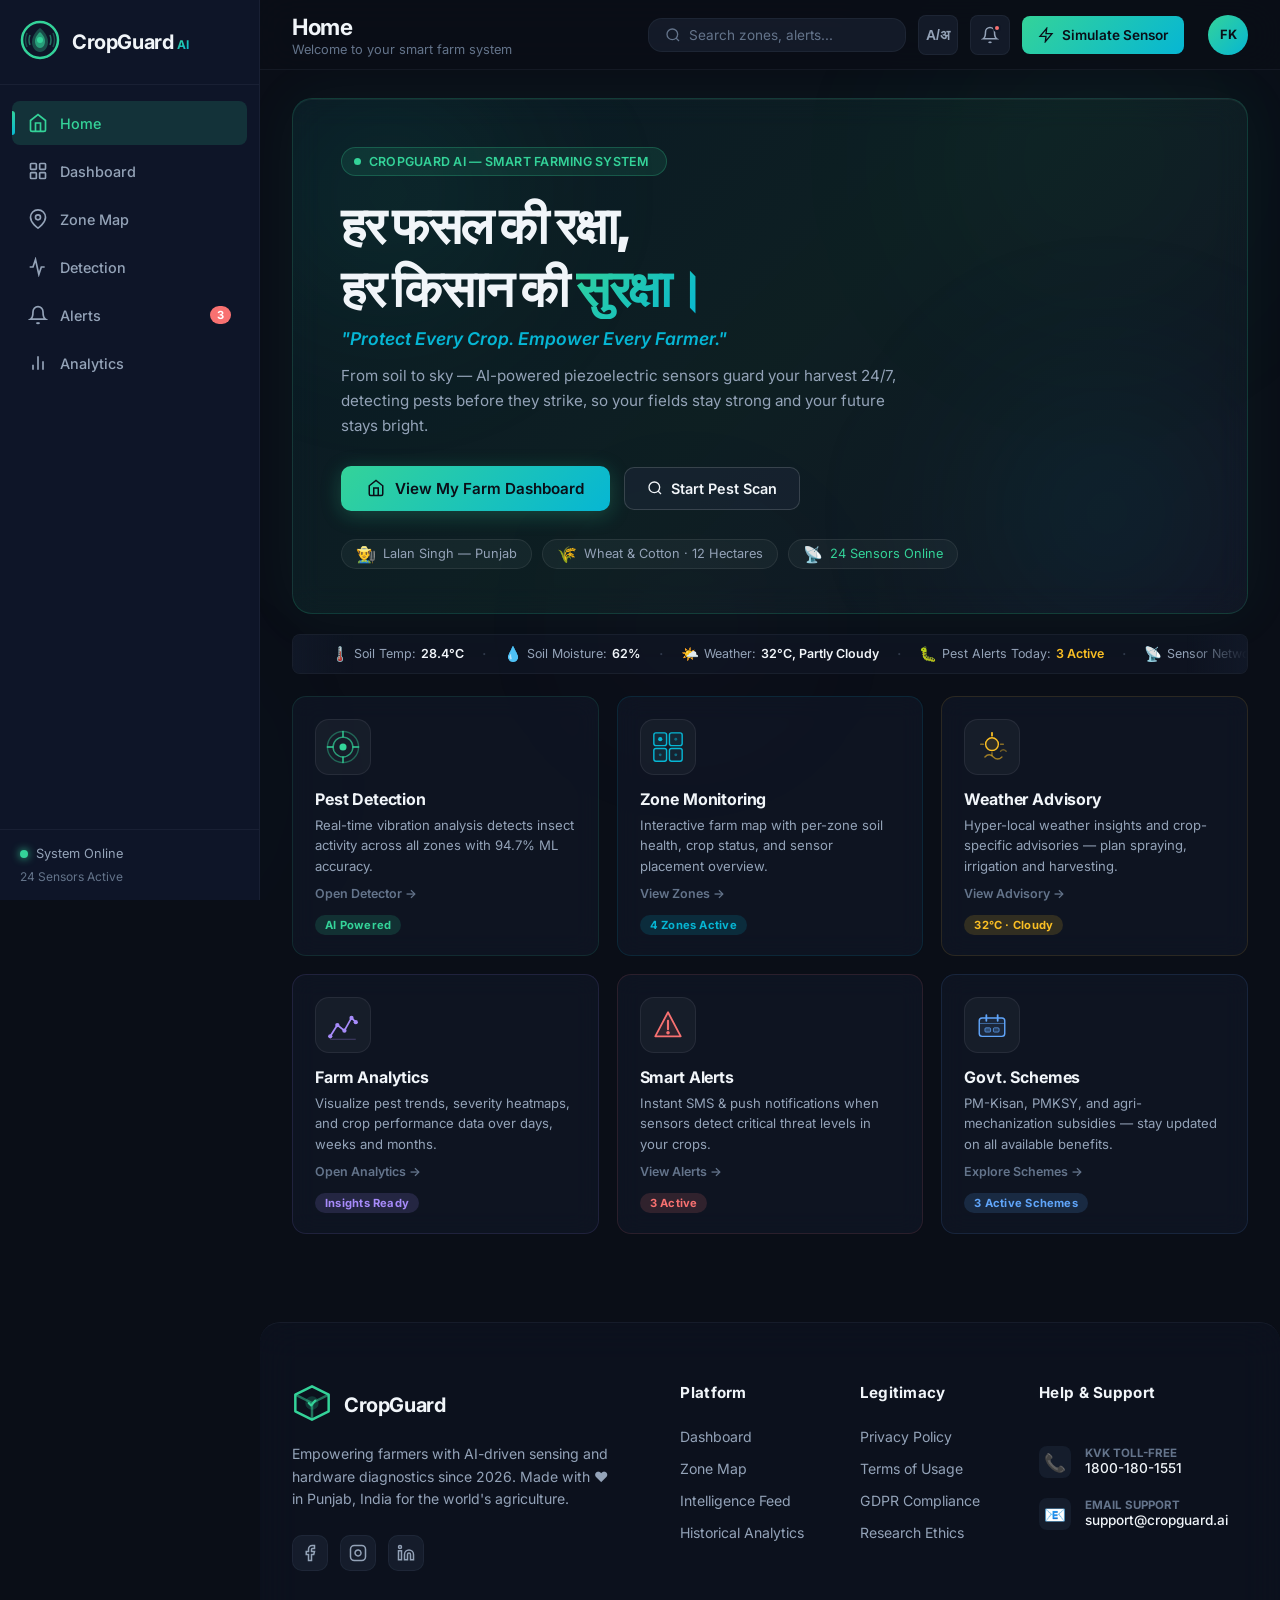
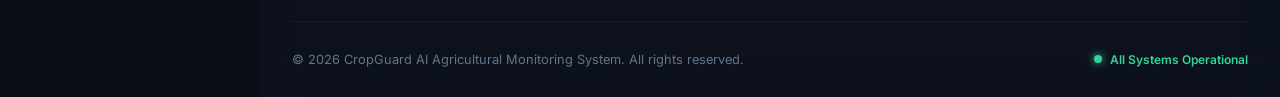
<file: index.html>
<!DOCTYPE html>
<html lang="en">

<head>
    <meta charset="UTF-8">
    <meta name="viewport" content="width=device-width, initial-scale=1.0">
    <title>CropGuard AI — Piezoelectric Insect Detection System</title>
    <meta name="description"
        content="Smart agricultural monitoring system using piezoelectric sensors and ML-based insect detection to protect crops and notify farmers in real-time.">
    <link rel="preconnect" href="https://fonts.googleapis.com">
    <link rel="preconnect" href="https://fonts.gstatic.com" crossorigin>
    <link
        href="https://fonts.googleapis.com/css2?family=Inter:wght@300;400;500;600;700;800;900&family=JetBrains+Mono:wght@400;500;600&display=swap"
        rel="stylesheet">
    <link rel="stylesheet" href="index.css">
</head>

<body>
    <!-- Ambient Background -->
    <div class="ambient-bg">
        <div class="ambient-orb orb-1"></div>
        <div class="ambient-orb orb-2"></div>
        <div class="ambient-orb orb-3"></div>
    </div>

    <!-- Sidebar Navigation -->
    <nav class="sidebar" id="sidebar">
        <div class="sidebar-header">
            <div class="logo">
                <div class="logo-icon">
                    <svg viewBox="0 0 40 40" fill="none">
                        <circle cx="20" cy="20" r="18" stroke="url(#logoGrad)" stroke-width="2.5" />
                        <path
                            d="M20 8 C20 8, 28 14, 28 22 C28 28, 24 32, 20 32 C16 32, 12 28, 12 22 C12 14, 20 8, 20 8Z"
                            fill="url(#logoGrad)" opacity="0.3" />
                        <path
                            d="M20 12 C20 12, 25 16, 25 21 C25 25, 23 28, 20 28 C17 28, 15 25, 15 21 C15 16, 20 12, 20 12Z"
                            fill="url(#logoGrad)" opacity="0.6" />
                        <circle cx="20" cy="20" r="3" fill="url(#logoGrad)" />
                        <!-- Vibration waves -->
                        <path d="M10 15 Q8 20 10 25" stroke="url(#logoGrad)" stroke-width="1.5" fill="none"
                            opacity="0.5" />
                        <path d="M7 13 Q4 20 7 27" stroke="url(#logoGrad)" stroke-width="1.5" fill="none"
                            opacity="0.3" />
                        <path d="M30 15 Q32 20 30 25" stroke="url(#logoGrad)" stroke-width="1.5" fill="none"
                            opacity="0.5" />
                        <path d="M33 13 Q36 20 33 27" stroke="url(#logoGrad)" stroke-width="1.5" fill="none"
                            opacity="0.3" />
                        <defs>
                            <linearGradient id="logoGrad" x1="0" y1="0" x2="40" y2="40">
                                <stop offset="0%" stop-color="#34d399" />
                                <stop offset="100%" stop-color="#06b6d4" />
                            </linearGradient>
                        </defs>
                    </svg>
                </div>
                <div class="logo-text">
                    <span class="logo-name">CropGuard</span>
                    <span class="logo-tag">AI</span>
                </div>
            </div>
        </div>

        <ul class="nav-links">
            <li class="nav-item active" data-page="home" id="nav-home">
                <svg viewBox="0 0 24 24" fill="none" stroke="currentColor" stroke-width="2">
                    <path d="M3 9l9-7 9 7v11a2 2 0 0 1-2 2H5a2 2 0 0 1-2-2z"></path>
                    <polyline points="9 22 9 12 15 12 15 22"></polyline>
                </svg>
                <span>Home</span>
            </li>
            <li class="nav-item" data-page="dashboard" id="nav-dashboard">
                <svg viewBox="0 0 24 24" fill="none" stroke="currentColor" stroke-width="2">
                    <rect x="3" y="3" width="7" height="7" rx="1" />
                    <rect x="14" y="3" width="7" height="7" rx="1" />
                    <rect x="3" y="14" width="7" height="7" rx="1" />
                    <rect x="14" y="14" width="7" height="7" rx="1" />
                </svg>
                <span>Dashboard</span>
            </li>
            <li class="nav-item" data-page="zones" id="nav-zones">
                <svg viewBox="0 0 24 24" fill="none" stroke="currentColor" stroke-width="2">
                    <path d="M21 10c0 7-9 13-9 13s-9-6-9-13a9 9 0 0118 0z" />
                    <circle cx="12" cy="10" r="3" />
                </svg>
                <span>Zone Map</span>
            </li>
            <li class="nav-item" data-page="detection" id="nav-detection">
                <svg viewBox="0 0 24 24" fill="none" stroke="currentColor" stroke-width="2">
                    <path d="M2 12h4l3-9 4 18 3-9h4" />
                </svg>
                <span>Detection</span>
            </li>
            <li class="nav-item" data-page="alerts" id="nav-alerts">
                <svg viewBox="0 0 24 24" fill="none" stroke="currentColor" stroke-width="2">
                    <path d="M18 8A6 6 0 006 8c0 7-3 9-3 9h18s-3-2-3-9" />
                    <path d="M13.73 21a2 2 0 01-3.46 0" />
                </svg>
                <span>Alerts</span>
                <span class="badge" id="alert-badge">3</span>
            </li>
            <li class="nav-item" data-page="analytics" id="nav-analytics">
                <svg viewBox="0 0 24 24" fill="none" stroke="currentColor" stroke-width="2">
                    <path d="M18 20V10M12 20V4M6 20v-6" />
                </svg>
                <span>Analytics</span>
            </li>
        </ul>

        <div class="sidebar-footer">
            <div class="system-status">
                <div class="status-dot online"></div>
                <span>System Online</span>
            </div>
            <div class="sensor-count">
                <span>24 Sensors Active</span>
            </div>
        </div>
    </nav>

    <!-- Main Content -->
    <main class="main-content" id="main-content">

        <!-- Top Bar -->
        <header class="top-bar">
            <div class="top-bar-left">
                <button class="menu-toggle" id="menu-toggle">
                    <svg viewBox="0 0 24 24" fill="none" stroke="currentColor" stroke-width="2">
                        <line x1="3" y1="6" x2="21" y2="6" />
                        <line x1="3" y1="12" x2="21" y2="12" />
                        <line x1="3" y1="18" x2="21" y2="18" />
                    </svg>
                </button>
                <div class="page-title">
                    <h1 id="page-heading">Home</h1>
                    <p class="page-subtitle" id="page-subtitle">Welcome to your smart farm system</p>
                </div>
            </div>
            <div class="top-bar-right">
                <div class="search-bar" id="search-bar">
                    <svg viewBox="0 0 24 24" fill="none" stroke="currentColor" stroke-width="2">
                        <circle cx="11" cy="11" r="8" />
                        <line x1="21" y1="21" x2="16.65" y2="16.65" />
                    </svg>
                    <input type="text" placeholder="Search zones, alerts..." id="search-input">
                </div>
                <button class="icon-btn language-btn" id="language-btn"
                    title="Translate to Hindi / हिंदी में अनुवाद करें">
                    <span style="font-weight:bold; font-size:14px; display:block; line-height:1;">A/अ</span>
                </button>
                <button class="icon-btn notification-btn" id="notification-btn">
                    <svg viewBox="0 0 24 24" fill="none" stroke="currentColor" stroke-width="2">
                        <path d="M18 8A6 6 0 006 8c0 7-3 9-3 9h18s-3-2-3-9" />
                        <path d="M13.73 21a2 2 0 01-3.46 0" />
                    </svg>
                    <span class="notification-dot"></span>
                </button>
                <button class="primary-btn simulate-btn" id="simulate-sensor-btn" style="padding: 8px 16px; font-size: 0.85rem; height: 38px; gap: 8px; margin-right: 12px;">
                    <svg viewBox="0 0 24 24" fill="none" stroke="currentColor" stroke-width="2" style="width:16px;height:16px;">
                        <path d="M13 2L3 14h9l-1 8 10-12h-9l1-8z"></path>
                    </svg>
                    Simulate Sensor
                </button>
                <div class="user-avatar" id="user-avatar">
                    <span>FK</span>
                </div>
            </div>
        </header>

        <!-- ==================== HOME PAGE ==================== -->
        <section class="page active" id="page-home">
            <div class="home-page-layout">

                <!-- ===== HERO SLOGAN BANNER ===== -->
                <div class="home-hero-slogan-card">
                    <!-- Floating farming SVG elements -->
                    <div class="farm-floating-elements" aria-hidden="true">
                        <!-- Wheat stalk 1 -->
                        <svg class="farm-svg-el wheat-1" viewBox="0 0 40 120" fill="none" xmlns="http://www.w3.org/2000/svg">
                            <line x1="20" y1="120" x2="20" y2="10" stroke="#34d399" stroke-width="2.5" stroke-linecap="round"/>
                            <ellipse cx="20" cy="10" rx="6" ry="14" fill="rgba(52,211,153,0.35)" stroke="#34d399" stroke-width="1.5"/>
                            <ellipse cx="14" cy="35" rx="5" ry="11" fill="rgba(52,211,153,0.25)" stroke="#34d399" stroke-width="1.2" transform="rotate(-30 14 35)"/>
                            <ellipse cx="26" cy="35" rx="5" ry="11" fill="rgba(52,211,153,0.25)" stroke="#34d399" stroke-width="1.2" transform="rotate(30 26 35)"/>
                            <ellipse cx="14" cy="58" rx="4" ry="9" fill="rgba(52,211,153,0.2)" stroke="#34d399" stroke-width="1.2" transform="rotate(-25 14 58)"/>
                            <ellipse cx="26" cy="58" rx="4" ry="9" fill="rgba(52,211,153,0.2)" stroke="#34d399" stroke-width="1.2" transform="rotate(25 26 58)"/>
                        </svg>
                        <!-- Wheat stalk 2 -->
                        <svg class="farm-svg-el wheat-2" viewBox="0 0 40 120" fill="none" xmlns="http://www.w3.org/2000/svg">
                            <line x1="20" y1="120" x2="20" y2="10" stroke="#06b6d4" stroke-width="2.5" stroke-linecap="round"/>
                            <ellipse cx="20" cy="10" rx="6" ry="14" fill="rgba(6,182,212,0.35)" stroke="#06b6d4" stroke-width="1.5"/>
                            <ellipse cx="14" cy="35" rx="5" ry="11" fill="rgba(6,182,212,0.25)" stroke="#06b6d4" stroke-width="1.2" transform="rotate(-30 14 35)"/>
                            <ellipse cx="26" cy="35" rx="5" ry="11" fill="rgba(6,182,212,0.25)" stroke="#06b6d4" stroke-width="1.2" transform="rotate(30 26 35)"/>
                        </svg>
                        <!-- Leaf 1 -->
                        <svg class="farm-svg-el leaf-1" viewBox="0 0 60 80" fill="none" xmlns="http://www.w3.org/2000/svg">
                            <path d="M30 75 C10 55 5 20 30 5 C55 20 50 55 30 75Z" fill="rgba(52,211,153,0.2)" stroke="#34d399" stroke-width="1.5"/>
                            <line x1="30" y1="75" x2="30" y2="10" stroke="#34d399" stroke-width="1" stroke-dasharray="3 3"/>
                        </svg>
                        <!-- Leaf 2 -->
                        <svg class="farm-svg-el leaf-2" viewBox="0 0 60 80" fill="none" xmlns="http://www.w3.org/2000/svg">
                            <path d="M30 75 C10 55 5 20 30 5 C55 20 50 55 30 75Z" fill="rgba(6,182,212,0.2)" stroke="#06b6d4" stroke-width="1.5"/>
                            <line x1="30" y1="75" x2="30" y2="10" stroke="#06b6d4" stroke-width="1" stroke-dasharray="3 3"/>
                        </svg>
                        <!-- Seed/drop -->
                        <svg class="farm-svg-el seed-1" viewBox="0 0 30 30" fill="none" xmlns="http://www.w3.org/2000/svg">
                            <ellipse cx="15" cy="15" rx="10" ry="13" fill="rgba(251,191,36,0.25)" stroke="#fbbf24" stroke-width="1.5"/>
                            <ellipse cx="15" cy="15" rx="5" ry="7" fill="rgba(251,191,36,0.2)" stroke="#fbbf24" stroke-width="1"/>
                        </svg>
                        <!-- Grid/sensor dots -->
                        <svg class="farm-svg-el sensor-grid" viewBox="0 0 100 100" fill="none" xmlns="http://www.w3.org/2000/svg">
                            <circle cx="10" cy="10" r="3" fill="rgba(52,211,153,0.5)"/>
                            <circle cx="50" cy="10" r="3" fill="rgba(52,211,153,0.4)"/>
                            <circle cx="90" cy="10" r="3" fill="rgba(52,211,153,0.3)"/>
                            <circle cx="10" cy="50" r="3" fill="rgba(52,211,153,0.4)"/>
                            <circle cx="50" cy="50" r="5" fill="rgba(52,211,153,0.6)"/>
                            <circle cx="90" cy="50" r="3" fill="rgba(52,211,153,0.4)"/>
                            <circle cx="10" cy="90" r="3" fill="rgba(52,211,153,0.3)"/>
                            <circle cx="50" cy="90" r="3" fill="rgba(52,211,153,0.4)"/>
                            <circle cx="90" cy="90" r="3" fill="rgba(52,211,153,0.5)"/>
                            <line x1="10" y1="10" x2="90" y2="10" stroke="rgba(52,211,153,0.15)" stroke-width="1"/>
                            <line x1="10" y1="50" x2="90" y2="50" stroke="rgba(52,211,153,0.15)" stroke-width="1"/>
                            <line x1="10" y1="90" x2="90" y2="90" stroke="rgba(52,211,153,0.15)" stroke-width="1"/>
                            <line x1="10" y1="10" x2="10" y2="90" stroke="rgba(52,211,153,0.15)" stroke-width="1"/>
                            <line x1="50" y1="10" x2="50" y2="90" stroke="rgba(52,211,153,0.15)" stroke-width="1"/>
                            <line x1="90" y1="10" x2="90" y2="90" stroke="rgba(52,211,153,0.15)" stroke-width="1"/>
                        </svg>
                    </div>

                    <!-- Glow orbs -->
                    <div class="hero-orb hero-orb-left"></div>
                    <div class="hero-orb hero-orb-right"></div>

                    <div class="hero-slogan-content">
                        <!-- Tag line -->
                        <div class="hero-tag-row">
                            <span class="hero-tag-chip">
                                <span class="live-dot" style="position:static; background:var(--accent-green); width:7px; height:7px;"></span>
                                CropGuard AI — Smart Farming System
                            </span>
                        </div>

                        <!-- Main Slogan -->
                        <h1 class="hero-slogan-main">
                            <span class="slogan-line-1">हर फसल की रक्षा,</span>
                            <span class="slogan-line-2">हर किसान की <span class="slogan-highlight">सुरक्षा।</span></span>
                        </h1>
                        <p class="hero-slogan-english">
                            "Protect Every Crop. Empower Every Farmer."
                        </p>
                        <p class="hero-slogan-sub">
                            From soil to sky — AI-powered piezoelectric sensors guard your harvest 24/7, detecting pests before they strike, so your fields stay strong and your future stays bright.
                        </p>

                        <!-- CTA Buttons -->
                        <div class="hero-cta-row">
                            <button class="primary-btn hero-cta-primary" onclick="document.getElementById('nav-dashboard').click()" id="hero-view-dashboard">
                                <svg viewBox="0 0 24 24" fill="none" stroke="currentColor" stroke-width="2"><path d="M3 9l9-7 9 7v11a2 2 0 0 1-2 2H5a2 2 0 0 1-2-2z"/><polyline points="9 22 9 12 15 12 15 22"/></svg>
                                View My Farm Dashboard
                            </button>
                            <button class="pill-btn hero-cta-secondary" onclick="document.getElementById('nav-detection').click()" id="hero-start-scan">
                                <svg viewBox="0 0 24 24" fill="none" stroke="currentColor" stroke-width="2" style="width:16px;height:16px;"><circle cx="11" cy="11" r="8"/><line x1="21" y1="21" x2="16.65" y2="16.65"/></svg>
                                Start Pest Scan
                            </button>
                        </div>

                        <!-- Farmer quick info pills -->
                        <div class="hero-info-pills">
                            <div class="hero-info-pill">
                                <span class="pill-emoji">👨‍🌾</span>
                                <span>Lalan Singh — Punjab</span>
                            </div>
                            <div class="hero-info-pill">
                                <span class="pill-emoji">🌾</span>
                                <span>Wheat &amp; Cotton · 12 Hectares</span>
                            </div>
                            <div class="hero-info-pill">
                                <span class="pill-emoji" style="color:var(--accent-green);">📡</span>
                                <span style="color:var(--accent-green);">24 Sensors Online</span>
                            </div>
                        </div>
                    </div>
                </div>

                <!-- ===== FARM STATS MARQUEE STRIP ===== -->
                <div class="farm-stats-strip" id="farm-stats-strip">
                    <div class="strip-track">
                        <span class="strip-item"><span class="strip-icon">🌡️</span> Soil Temp: <b>28.4°C</b></span>
                        <span class="strip-sep">·</span>
                        <span class="strip-item"><span class="strip-icon">💧</span> Soil Moisture: <b>62%</b></span>
                        <span class="strip-sep">·</span>
                        <span class="strip-item"><span class="strip-icon">🌤️</span> Weather: <b>32°C, Partly Cloudy</b></span>
                        <span class="strip-sep">·</span>
                        <span class="strip-item"><span class="strip-icon">🐛</span> Pest Alerts Today: <b style="color:var(--accent-amber);">3 Active</b></span>
                        <span class="strip-sep">·</span>
                        <span class="strip-item"><span class="strip-icon">📡</span> Sensor Network: <b style="color:var(--accent-green);">Fully Online</b></span>
                        <span class="strip-sep">·</span>
                        <span class="strip-item"><span class="strip-icon">🤖</span> AI Model Accuracy: <b>94.7%</b></span>
                        <span class="strip-sep">·</span>
                        <span class="strip-item"><span class="strip-icon">🌱</span> Farm Health Score: <b style="color:var(--accent-green);">87 / 100</b></span>
                        <span class="strip-sep">·</span>
                        <!-- repeated for seamless loop -->
                        <span class="strip-item"><span class="strip-icon">🌡️</span> Soil Temp: <b>28.4°C</b></span>
                        <span class="strip-sep">·</span>
                        <span class="strip-item"><span class="strip-icon">💧</span> Soil Moisture: <b>62%</b></span>
                        <span class="strip-sep">·</span>
                        <span class="strip-item"><span class="strip-icon">🌤️</span> Weather: <b>32°C, Partly Cloudy</b></span>
                        <span class="strip-sep">·</span>
                        <span class="strip-item"><span class="strip-icon">🐛</span> Pest Alerts Today: <b style="color:var(--accent-amber);">3 Active</b></span>
                        <span class="strip-sep">·</span>
                        <span class="strip-item"><span class="strip-icon">📡</span> Sensor Network: <b style="color:var(--accent-green);">Fully Online</b></span>
                        <span class="strip-sep">·</span>
                        <span class="strip-item"><span class="strip-icon">🤖</span> AI Model Accuracy: <b>94.7%</b></span>
                        <span class="strip-sep">·</span>
                        <span class="strip-item"><span class="strip-icon">🌱</span> Farm Health Score: <b style="color:var(--accent-green);">87 / 100</b></span>
                    </div>
                </div>

                <!-- ===== FEATURE CARDS GRID ===== -->
                <div class="home-feature-grid">

                    <div class="home-feature-card feature-card-green" id="home-feat-detection" onclick="document.getElementById('nav-detection').click()">
                        <div class="feat-card-icon">
                            <svg viewBox="0 0 48 48" fill="none" xmlns="http://www.w3.org/2000/svg">
                                <circle cx="24" cy="24" r="22" stroke="#34d399" stroke-width="2" opacity="0.4"/>
                                <circle cx="24" cy="24" r="14" stroke="#34d399" stroke-width="2" opacity="0.7"/>
                                <circle cx="24" cy="24" r="5" fill="#34d399"/>
                                <line x1="24" y1="2" x2="24" y2="10" stroke="#34d399" stroke-width="2" stroke-linecap="round"/>
                                <line x1="24" y1="38" x2="24" y2="46" stroke="#34d399" stroke-width="2" stroke-linecap="round"/>
                                <line x1="2" y1="24" x2="10" y2="24" stroke="#34d399" stroke-width="2" stroke-linecap="round"/>
                                <line x1="38" y1="24" x2="46" y2="24" stroke="#34d399" stroke-width="2" stroke-linecap="round"/>
                            </svg>
                        </div>
                        <div class="feat-card-body">
                            <h3>Pest Detection</h3>
                            <p>Real-time vibration analysis detects insect activity across all zones with 94.7% ML accuracy.</p>
                            <span class="feat-card-link">Open Detector →</span>
                        </div>
                        <div class="feat-card-badge" style="background:var(--accent-green-dim); color:var(--accent-green);">AI Powered</div>
                    </div>

                    <div class="home-feature-card feature-card-cyan" id="home-feat-zones" onclick="document.getElementById('nav-zones').click()">
                        <div class="feat-card-icon">
                            <svg viewBox="0 0 48 48" fill="none" xmlns="http://www.w3.org/2000/svg">
                                <rect x="4" y="4" width="18" height="18" rx="3" stroke="#06b6d4" stroke-width="2" fill="rgba(6,182,212,0.1)"/>
                                <rect x="26" y="4" width="18" height="18" rx="3" stroke="#06b6d4" stroke-width="2" fill="rgba(6,182,212,0.08)"/>
                                <rect x="4" y="26" width="18" height="18" rx="3" stroke="#06b6d4" stroke-width="2" fill="rgba(6,182,212,0.08)"/>
                                <rect x="26" y="26" width="18" height="18" rx="3" stroke="#06b6d4" stroke-width="2" fill="rgba(6,182,212,0.05)"/>
                                <circle cx="13" cy="13" r="3" fill="#06b6d4"/>
                                <circle cx="35" cy="13" r="2" fill="rgba(6,182,212,0.5)"/>
                                <circle cx="13" cy="35" r="2" fill="rgba(6,182,212,0.5)"/>
                                <circle cx="35" cy="35" r="2" fill="rgba(6,182,212,0.5)"/>
                            </svg>
                        </div>
                        <div class="feat-card-body">
                            <h3>Zone Monitoring</h3>
                            <p>Interactive farm map with per-zone soil health, crop status, and sensor placement overview.</p>
                            <span class="feat-card-link">View Zones →</span>
                        </div>
                        <div class="feat-card-badge" style="background:var(--accent-cyan-dim); color:var(--accent-cyan);">4 Zones Active</div>
                    </div>

                    <div class="home-feature-card feature-card-amber" id="home-feat-weather">
                        <div class="feat-card-icon">
                            <svg viewBox="0 0 48 48" fill="none" xmlns="http://www.w3.org/2000/svg">
                                <circle cx="24" cy="20" r="9" stroke="#fbbf24" stroke-width="2" fill="rgba(251,191,36,0.1)"/>
                                <line x1="24" y1="4" x2="24" y2="8" stroke="#fbbf24" stroke-width="2.5" stroke-linecap="round"/>
                                <line x1="24" y1="32" x2="24" y2="36" stroke="#fbbf24" stroke-width="2" stroke-linecap="round" opacity="0.5"/>
                                <line x1="8" y1="20" x2="12" y2="20" stroke="#fbbf24" stroke-width="2" stroke-linecap="round" opacity="0.5"/>
                                <line x1="36" y1="20" x2="40" y2="20" stroke="#fbbf24" stroke-width="2" stroke-linecap="round" opacity="0.5"/>
                                <path d="M14 38 Q20 32 26 38 Q32 44 38 38" stroke="#fbbf24" stroke-width="2" fill="none" stroke-linecap="round" opacity="0.6"/>
                                <path d="M36 30 Q40 26 44 30" stroke="#fbbf24" stroke-width="2" fill="none" stroke-linecap="round" opacity="0.4"/>
                            </svg>
                        </div>
                        <div class="feat-card-body">
                            <h3>Weather Advisory</h3>
                            <p>Hyper-local weather insights and crop-specific advisories — plan spraying, irrigation and harvesting.</p>
                            <span class="feat-card-link">View Advisory →</span>
                        </div>
                        <div class="feat-card-badge" style="background:var(--accent-amber-dim); color:var(--accent-amber);">32°C · Cloudy</div>
                    </div>

                    <div class="home-feature-card feature-card-purple" id="home-feat-analytics" onclick="document.getElementById('nav-analytics').click()">
                        <div class="feat-card-icon">
                            <svg viewBox="0 0 48 48" fill="none" xmlns="http://www.w3.org/2000/svg">
                                <polyline points="6,40 16,24 26,32 36,14 42,20" stroke="#a78bfa" stroke-width="2.5" fill="none" stroke-linecap="round" stroke-linejoin="round"/>
                                <circle cx="6" cy="40" r="3" fill="#a78bfa"/>
                                <circle cx="16" cy="24" r="3" fill="#a78bfa"/>
                                <circle cx="26" cy="32" r="3" fill="#a78bfa"/>
                                <circle cx="36" cy="14" r="3" fill="#a78bfa"/>
                                <circle cx="42" cy="20" r="3" fill="#a78bfa"/>
                                <line x1="6" y1="44" x2="42" y2="44" stroke="rgba(167,139,250,0.3)" stroke-width="1.5"/>
                            </svg>
                        </div>
                        <div class="feat-card-body">
                            <h3>Farm Analytics</h3>
                            <p>Visualize pest trends, severity heatmaps, and crop performance data over days, weeks and months.</p>
                            <span class="feat-card-link">Open Analytics →</span>
                        </div>
                        <div class="feat-card-badge" style="background:var(--accent-purple-dim); color:var(--accent-purple);">Insights Ready</div>
                    </div>

                    <div class="home-feature-card feature-card-red" id="home-feat-alerts" onclick="document.getElementById('nav-alerts').click()">
                        <div class="feat-card-icon">
                            <svg viewBox="0 0 48 48" fill="none" xmlns="http://www.w3.org/2000/svg">
                                <path d="M24 6 L6 40 L42 40 Z" stroke="#f87171" stroke-width="2.5" fill="rgba(248,113,113,0.1)" stroke-linejoin="round"/>
                                <line x1="24" y1="18" x2="24" y2="30" stroke="#f87171" stroke-width="3" stroke-linecap="round"/>
                                <circle cx="24" cy="35" r="2.5" fill="#f87171"/>
                            </svg>
                        </div>
                        <div class="feat-card-body">
                            <h3>Smart Alerts</h3>
                            <p>Instant SMS &amp; push notifications when sensors detect critical threat levels in your crops.</p>
                            <span class="feat-card-link">View Alerts →</span>
                        </div>
                        <div class="feat-card-badge" style="background:var(--accent-red-dim); color:var(--accent-red);">3 Active</div>
                    </div>

                    <div class="home-feature-card feature-card-blue" id="home-feat-schemes">
                        <div class="feat-card-icon">
                            <svg viewBox="0 0 48 48" fill="none" xmlns="http://www.w3.org/2000/svg">
                                <rect x="6" y="14" width="36" height="26" rx="4" stroke="#60a5fa" stroke-width="2" fill="rgba(96,165,250,0.08)"/>
                                <path d="M6 22 L42 22" stroke="#60a5fa" stroke-width="1.5" opacity="0.5"/>
                                <line x1="16" y1="10" x2="16" y2="18" stroke="#60a5fa" stroke-width="2.5" stroke-linecap="round"/>
                                <line x1="32" y1="10" x2="32" y2="18" stroke="#60a5fa" stroke-width="2.5" stroke-linecap="round"/>
                                <rect x="14" y="28" width="8" height="6" rx="1.5" fill="rgba(96,165,250,0.3)" stroke="#60a5fa" stroke-width="1"/>
                                <rect x="26" y="28" width="8" height="6" rx="1.5" fill="rgba(96,165,250,0.2)" stroke="#60a5fa" stroke-width="1"/>
                            </svg>
                        </div>
                        <div class="feat-card-body">
                            <h3>Govt. Schemes</h3>
                            <p>PM-Kisan, PMKSY, and agri-mechanization subsidies — stay updated on all available benefits.</p>
                            <span class="feat-card-link">Explore Schemes →</span>
                        </div>
                        <div class="feat-card-badge" style="background:var(--accent-blue-dim); color:var(--accent-blue);">3 Active Schemes</div>
                    </div>

                </div>
                <!-- end feature grid -->

            </div>
        </section>

        <!-- ==================== DASHBOARD PAGE ==================== -->
        <section class="page" id="page-dashboard">
            <!-- Stats Cards -->
            <div class="stats-grid">
                <div class="stat-card" id="stat-sensors">
                    <div class="stat-icon sensors">
                        <svg viewBox="0 0 24 24" fill="none" stroke="currentColor" stroke-width="2">
                            <circle cx="12" cy="12" r="3" />
                            <path
                                d="M19.4 15a1.65 1.65 0 00.33 1.82l.06.06a2 2 0 010 2.83 2 2 0 01-2.83 0l-.06-.06a1.65 1.65 0 00-1.82-.33 1.65 1.65 0 00-1 1.51V21a2 2 0 01-4 0v-.09A1.65 1.65 0 009 19.4a1.65 1.65 0 00-1.82.33l-.06.06a2 2 0 01-2.83-2.83l.06-.06A1.65 1.65 0 004.68 15a1.65 1.65 0 00-1.51-1H3a2 2 0 010-4h.09A1.65 1.65 0 004.6 9a1.65 1.65 0 00-.33-1.82l-.06-.06a2 2 0 012.83-2.83l.06.06A1.65 1.65 0 009 4.68a1.65 1.65 0 001-1.51V3a2 2 0 014 0v.09a1.65 1.65 0 001 1.51 1.65 1.65 0 001.82-.33l.06-.06a2 2 0 012.83 2.83l-.06.06A1.65 1.65 0 0019.4 9a1.65 1.65 0 001.51 1H21a2 2 0 010 4h-.09a1.65 1.65 0 00-1.51 1z" />
                        </svg>
                    </div>
                    <div class="stat-info">
                        <span class="stat-label">Active Sensors</span>
                        <span class="stat-value" id="active-sensors">24</span>
                        <span class="stat-change positive">
                            <svg viewBox="0 0 24 24" fill="none" stroke="currentColor" stroke-width="2">
                                <polyline points="23 6 13.5 15.5 8.5 10.5 1 18" />
                            </svg>
                            +2 this week
                        </span>
                    </div>
                </div>

                <div class="stat-card" id="stat-detections">
                    <div class="stat-icon detections">
                        <svg viewBox="0 0 24 24" fill="none" stroke="currentColor" stroke-width="2">
                            <path d="M22 12h-4l-3 9L9 3l-3 9H2" />
                        </svg>
                    </div>
                    <div class="stat-info">
                        <span class="stat-label">Detections Today</span>
                        <span class="stat-value" id="detections-today">17</span>
                        <span class="stat-change negative">
                            <svg viewBox="0 0 24 24" fill="none" stroke="currentColor" stroke-width="2">
                                <polyline points="23 18 13.5 8.5 8.5 13.5 1 6" />
                            </svg>
                            +5 vs yesterday
                        </span>
                    </div>
                </div>

                <div class="stat-card" id="stat-threats">
                    <div class="stat-icon threats">
                        <svg viewBox="0 0 24 24" fill="none" stroke="currentColor" stroke-width="2">
                            <path
                                d="M10.29 3.86L1.82 18a2 2 0 001.71 3h16.94a2 2 0 001.71-3L13.71 3.86a2 2 0 00-3.42 0z" />
                            <line x1="12" y1="9" x2="12" y2="13" />
                            <line x1="12" y1="17" x2="12.01" y2="17" />
                        </svg>
                    </div>
                    <div class="stat-info">
                        <span class="stat-label">Active Threats</span>
                        <span class="stat-value" id="active-threats">3</span>
                        <span class="stat-change warning">
                            <svg viewBox="0 0 24 24" fill="none" stroke="currentColor" stroke-width="2">
                                <line x1="5" y1="12" x2="19" y2="12" />
                            </svg>
                            Requires attention
                        </span>
                    </div>
                </div>

                <div class="stat-card" id="stat-health">
                    <div class="stat-icon health">
                        <svg viewBox="0 0 24 24" fill="none" stroke="currentColor" stroke-width="2">
                            <path d="M12 22s8-4 8-10V5l-8-3-8 3v7c0 6 8 10 8 10z" />
                        </svg>
                    </div>
                    <div class="stat-info">
                        <span class="stat-label">Farm Health</span>
                        <span class="stat-value" id="farm-health">87%</span>
                        <span class="stat-change positive">
                            <svg viewBox="0 0 24 24" fill="none" stroke="currentColor" stroke-width="2">
                                <polyline points="23 6 13.5 15.5 8.5 10.5 1 18" />
                            </svg>
                            +3% this week
                        </span>
                    </div>
                </div>
            </div>

            <!-- Dashboard Main Grid -->
            <div class="dashboard-grid">
                
                <!-- Live Vibration Radar (MAIN) -->
                <div class="card vibration-card" id="vibration-card">
                    <div class="card-header" style="padding-bottom: 5px;">
                        <div style="display:flex; flex-direction:column;">
                            <h2 style="color:var(--accent-green); display:flex; align-items:center; gap:8px;">
                                <svg viewBox="0 0 24 24" fill="none" stroke="currentColor" stroke-width="2" style="width:18px; height:18px;"><path d="M22 12h-4l-3 9L9 3l-3 9H2"/></svg>
                                Vibration Intelligence Radar
                            </h2>
                            <p style="font-size:0.75rem; color:var(--text-muted); margin-top:3px;">Real-time piezoelectric sensor telemetry across all zones</p>
                        </div>
                        <div class="card-actions">
                            <select id="vibration-zone-select" class="mini-select">
                                <option value="all">Global Scan</option>
                            </select>
                            <span class="live-indicator">
                                <span class="live-dot"></span> BROADCASTING
                            </span>
                        </div>
                    </div>
                    <div class="card-body" style="padding-top: 10px;">
                        <div style="position:relative; width:100%; border: 1px solid rgba(52, 211, 153, 0.1); border-radius: 12px; overflow:hidden; background:#000;">
                            <canvas id="vibration-canvas" width="800" height="300"></canvas>
                            <!-- Visual Overlay for a "Radar" look -->
                            <div style="position:absolute; inset:0; pointer-events:none; background: repeating-linear-gradient(rgba(52,211,153,0.03) 0, rgba(52,211,153,0.03) 1px, transparent 1px, transparent 40px), repeating-linear-gradient(90deg, rgba(52,211,153,0.03) 0, rgba(52,211,153,0.03) 1px, transparent 1px, transparent 40px); background-size: 40px 40px;"></div>
                        </div>
                    </div>
                </div>

                <!-- GSM Broadcast Command Hub (SIDEBAR) -->
                <div class="card gsm-status-card" id="gsm-hardware-card" style="border-right: 2px solid var(--accent-cyan);">
                    <div class="card-header" style="flex-direction:column; align-items:flex-start; gap:8px;">
                        <div style="display:flex; align-items:center; gap:8px; width:100%;">
                            <div style="background: var(--accent-cyan); color: #000; padding: 6px; border-radius: 8px; display:flex;">
                                <svg viewBox="0 0 24 24" fill="none" stroke="currentColor" stroke-width="2.5" style="width:16px; height:16px;"><path d="M22 16.92v3a2 2 0 0 1-2.18 2 19.79 19.79 0 0 1-8.63-3.07 19.5 19.5 0 0 1-6-6 19.79 19.79 0 0 1-3.07-8.67A2 2 0 0 1 4.11 2h3a2 2 0 0 1 2 1.72 12.84 12.84 0 0 0 .7 2.81 2 2 0 0 1-.45 2.11L8.09 9.91a16 16 0 0 0 6 6l2.11-2.11a2 2 0 0 1 2.11-.45 12.84 12.84 0 0 0 2.81.7A2 2 0 0 1 22 16.92z" /></svg>
                            </div>
                            <h2 style="font-size: 0.9rem; font-weight:700; flex:1;">GSM Broadcast Hub</h2>
                            <span class="status-badge healthy" id="gsm-conn-status" style="font-size: 0.65rem; padding: 2px 8px;">Polling...</span>
                        </div>
                        
                        <!-- Hardware Telemetry Sub-section -->
                        <div style="width:100%; margin-top:5px; padding:10px; background:rgba(6,182,212,0.06); border:1px solid rgba(6,182,212,0.1); border-radius:10px; display:grid; grid-template-columns: 1fr 1fr; gap:8px;">
                            <div>
                                <div style="font-size:0.6rem; color:var(--text-muted); text-transform:uppercase; font-weight:800;">Hardware</div>
                                <div id="gsm-type" style="font-size:0.7rem; color:var(--accent-cyan); font-weight:700;">--</div>
                            </div>
                            <div>
                                <div style="font-size:0.6rem; color:var(--text-muted); text-transform:uppercase; font-weight:800;">Signal</div>
                                <div id="gsm-signal" style="font-size:0.7rem; color:var(--accent-cyan); font-weight:700;">--</div>
                            </div>
                            <div style="grid-column: span 2;">
                                <div style="font-size:0.6rem; color:var(--text-muted); text-transform:uppercase; font-weight:800;">Network Carrier</div>
                                <div id="gsm-carrier" style="font-size:0.7rem; color:var(--text-primary); font-weight:500;">--</div>
                            </div>
                        </div>
                    </div>
                    <div class="card-body" id="gsm-sms-list" style="padding: 0; overflow-y: auto; flex:1; max-height: 700px;">
                        <div style="text-align: center; padding: 40px 20px; color: var(--text-muted); font-size: 0.75rem;">
                            <div class="pulse" style="font-size:1.2rem; margin-bottom:10px;">🛡️</div>
                            Listening for emergency broadcasts...
                        </div>
                    </div>
                </div>

                <!-- Recent Detections (BELOW RADAR) -->
                <div class="card detections-card" id="detections-card">
                    <div class="card-header">
                        <div style="display:flex; flex-direction:column;">
                            <h2 style="display:flex; align-items:center; gap:8px;">
                                <svg viewBox="0 0 24 24" fill="none" stroke="currentColor" stroke-width="2" style="width:18px; height:18px;"><circle cx="12" cy="12" r="10"/><path d="M12 16v-4"/><path d="M12 8h.01"/></svg>
                                Intelligence Feed
                            </h2>
                            <p style="font-size:0.75rem; color:var(--text-muted);">Historical species classification log</p>
                        </div>
                        <button class="text-btn" id="view-all-detections">Analyze History →</button>
                    </div>
                    <div class="card-body" style="padding: 0;">
                        <div class="detection-list" id="detection-list">
                            <!-- Populated by JS -->
                        </div>
                    </div>
                </div>


                <!-- Zone Health Overview -->
                <div class="card zone-health-card" id="zone-health-card">
                    <div class="card-header">
                        <h2>Zone Health Overview</h2>
                    </div>
                    <div class="card-body">
                        <div class="zone-health-grid" id="zone-health-grid">
                            <!-- Populated by JS -->
                        </div>
                    </div>
                </div>

                <!-- ML Model Performance -->
                <div class="card model-card" id="model-card">
                    <div class="card-header">
                        <h2>ML Model Status</h2>
                        <span class="model-version">v2.4.1</span>
                    </div>
                    <div class="card-body">
                        <div class="model-metrics">
                            <div class="metric-ring">
                                <canvas id="accuracy-ring" width="120" height="120"></canvas>
                                <div class="metric-ring-label">
                                    <span class="metric-value">94.7%</span>
                                    <span class="metric-name">Accuracy</span>
                                </div>
                            </div>
                            <div class="metric-stats">
                                <div class="metric-stat">
                                    <span class="metric-stat-label">Precision</span>
                                    <div class="metric-bar">
                                        <div class="metric-bar-fill" style="width:92%"></div>
                                    </div>
                                    <span class="metric-stat-value">92.3%</span>
                                </div>
                                <div class="metric-stat">
                                    <span class="metric-stat-label">Recall</span>
                                    <div class="metric-bar">
                                        <div class="metric-bar-fill" style="width:96%"></div>
                                    </div>
                                    <span class="metric-stat-value">96.1%</span>
                                </div>
                                <div class="metric-stat">
                                    <span class="metric-stat-label">F1 Score</span>
                                    <div class="metric-bar">
                                        <div class="metric-bar-fill" style="width:94%"></div>
                                    </div>
                                    <span class="metric-stat-value">94.2%</span>
                                </div>
                                <div class="metric-stat">
                                    <span class="metric-stat-label">Latency</span>
                                    <div class="metric-bar latency">
                                        <div class="metric-bar-fill" style="width:15%"></div>
                                    </div>
                                    <span class="metric-stat-value">12ms</span>
                                </div>
                            </div>
                        </div>
                    </div>
                </div>

                <!-- Agri Updates & Schemes -->
                <div class="card agri-updates-card" id="agri-updates-card">
                    <div class="card-header">
                        <h2>Farmer Advisory & Updates</h2>
                    </div>
                    <div class="card-body">
                        <div class="agri-updates-container">
                            <!-- Weather Widget -->
                            <div class="weather-widget"
                                style="display:flex; flex-direction:column; align-items:flex-start; justify-content:center;">
                                <div style="display:flex; align-items:center; gap:16px;">
                                    <div class="weather-icon">🌤️</div>
                                    <div class="weather-info">
                                        <h3>32°C / Partly Cloudy</h3>
                                        <p>Wind Speed: 12 km/h (East). Humidity: 65%.</p>
                                    </div>
                                </div>
                                <div
                                    style="margin-top:16px; width:100%; padding-top:16px; border-top:1px solid var(--border-color);">
                                    <p
                                        style="color:var(--accent-amber); font-weight:500; font-size:0.85rem; margin-bottom:6px;">
                                        ⚠️ Heavy rain expected in 48 hours. Postpone neem oil spraying.</p>
                                    <p style="color:var(--accent-green); font-weight:500; font-size:0.85rem;">✅ Good
                                        weather for soil testing and sensor deployment.</p>
                                </div>
                            </div>
                            <!-- Schemes Widget -->
                            <div class="schemes-widget">
                                <div class="scheme-item">
                                    <div class="scheme-icon">🏛️</div>
                                    <div class="scheme-details">
                                        <h4>PM-Kisan Samman Nidhi</h4>
                                        <p>13th installment released. Deadline for e-KYC extended to 30th May.</p>
                                    </div>
                                </div>
                                <div class="scheme-item">
                                    <div class="scheme-icon">🌾</div>
                                    <div class="scheme-details">
                                        <h4>Sub-Mission on Agricultural Mechanization</h4>
                                        <p>Get up to 40% subsidy on buying new smart sensors and tractors.</p>
                                    </div>
                                </div>
                                <div class="scheme-item">
                                    <div class="scheme-icon">💧</div>
                                    <div class="scheme-details">
                                        <h4>Pradhan Mantri Krishi Sinchayee Yojana</h4>
                                        <p>Apply for micro-irrigation systems. Grant available for 5+ hectares.</p>
                                    </div>
                                </div>
                            </div>
                        </div>
                    </div>
                </div>
            </div>
        </section>

        <!-- ==================== ZONES PAGE ==================== -->
        <section class="page" id="page-zones">
            <div class="zone-map-container">
                <div class="card zone-map-card">
                    <div class="card-header">
                        <h2>Farm Zone Map</h2>
                        <div class="card-actions">
                            <button class="pill-btn active" data-view="grid">Grid</button>
                            <button class="pill-btn" data-view="list">List</button>
                        </div>
                    </div>
                    <div class="card-body">
                        <div class="farm-map" id="farm-map">
                            <!-- Interactive farm map rendered by JS -->
                        </div>
                    </div>
                </div>

                <div class="zone-details-panel" id="zone-details-panel">
                    <div class="card">
                        <div class="card-header">
                            <h2 id="zone-detail-title">Select a Zone</h2>
                        </div>
                        <div class="card-body" id="zone-detail-content">
                            <p class="placeholder-text">Click on a zone to see detailed sensor data, vibration patterns,
                                and detection history.</p>
                        </div>
                    </div>
                </div>
            </div>
        </section>

        <!-- ==================== DETECTION PAGE ==================== -->
        <section class="page" id="page-detection">
            <div class="detection-page-grid">
                <!-- Vibration Classifier -->
                <div class="card classifier-card">
                    <div class="card-header">
                        <h2>Vibration Classifier</h2>
                        <span class="live-indicator"><span class="live-dot"></span> Processing</span>
                    </div>
                    <div class="card-body">
                        <div class="classifier-visual" id="classifier-visual">
                            <canvas id="spectrogram-canvas" width="600" height="200"></canvas>
                            <div class="classifier-result" id="classifier-result">
                                <div class="result-icon warning">
                                    <svg viewBox="0 0 24 24" fill="none" stroke="currentColor" stroke-width="2">
                                        <path
                                            d="M12 22c5.523 0 10-4.477 10-10S17.523 2 12 2 2 6.477 2 12s4.477 10 10 10z" />
                                        <path d="M12 8v4M12 16h.01" />
                                    </svg>
                                </div>
                                <div class="result-info">
                                    <span class="result-label">Detected</span>
                                    <span class="result-name" id="result-name">Aphid Colony</span>
                                    <span class="result-confidence" id="result-confidence">Confidence: 94.2%</span>
                                </div>
                            </div>

                            <!-- Vision Validation -->
                            <div class="vision-validation" style="margin-top:20px; padding:15px; background:rgba(255,255,255,0.03); border-radius:12px; border:1px solid var(--border-color);">
                                <h4 style="font-size:0.75rem; color:var(--text-muted); text-transform:uppercase; letter-spacing:0.04em; margin-bottom:12px; display:flex; align-items:center; gap:8px;">
                                    <svg viewBox="0 0 24 24" fill="none" stroke="currentColor" stroke-width="2" style="width:14px;height:14px;">
                                        <path d="M23 19a2 2 0 0 1-2 2H3a2 2 0 0 1-2-2V8a2 2 0 0 1 2-2h4l2-3h6l2 3h4a2 2 0 0 1 2 2z"></path>
                                        <circle cx="12" cy="13" r="4"></circle>
                                    </svg>
                                    Secondary Vision Validation
                                </h4>
                                <div style="display:flex; gap:12px; align-items:center;">
                                    <label for="vision-upload" class="primary-btn" style="padding: 6px 12px; font-size: 0.75rem; height: 32px; background:var(--bg-lighter); cursor:pointer;">
                                        Upload Proof
                                        <input type="file" id="vision-upload" hidden accept="image/*">
                                    </label>
                                    <div id="vision-status" style="font-size:0.75rem; color:var(--text-muted);">
                                        No photo verified for this event.
                                    </div>
                                </div>
                            </div>
                        </div>
                    </div>
                </div>

                <!-- Detection History Table -->
                <div class="card history-card">
                    <div class="card-header">
                        <h2>Detection History</h2>
                        <div class="card-actions">
                            <select class="mini-select" id="history-filter">
                                <option value="all">All Types</option>
                                <option value="aphid">Aphids</option>
                                <option value="whitefly">Whitefly</option>
                                <option value="borer">Stem Borer</option>
                                <option value="thrip">Thrips</option>
                            </select>
                        </div>
                    </div>
                    <div class="card-body">
                        <div class="detection-table-wrapper">
                            <table class="detection-table" id="detection-table">
                                <thead>
                                    <tr>
                                        <th>Time</th>
                                        <th>Zone</th>
                                        <th>Pest Type</th>
                                        <th>Confidence</th>
                                        <th>Severity</th>
                                        <th>Status</th>
                                    </tr>
                                </thead>
                                <tbody id="detection-table-body">
                                    <!-- Populated by JS -->
                                </tbody>
                            </table>
                        </div>
                    </div>
                </div>

                <!-- Species Classification -->
                <div class="card species-card">
                    <div class="card-header">
                        <h2>Species Classification</h2>
                    </div>
                    <div class="card-body">
                        <div class="species-chart" id="species-chart">
                            <canvas id="species-canvas" width="400" height="300"></canvas>
                        </div>
                        <div id="species-details-panel"
                            style="display:none; align-items:center; gap: 16px; margin-top: 20px; padding: 16px; background: rgba(0, 246, 255, 0.05); border-radius: 12px; border: 1px solid rgba(0, 246, 255, 0.2); box-shadow: 0 0 15px rgba(0, 246, 255, 0.1);">
                            <div id="species-details-icon"
                                style="font-size: 3rem; text-shadow: 0 0 10px rgba(255,255,255,0.5);"></div>
                            <div>
                                <h3 id="species-details-name"
                                    style="margin: 0 0 6px 0; color: #fff; font-size: 1.2rem; letter-spacing: 0.5px;">
                                </h3>
                                <p id="species-details-disease"
                                    style="margin: 0 0 8px 0; font-size: 0.85rem; color: #94a3b8;"></p>
                                <span id="species-details-severity" class="severity-badge"
                                    style="font-size: 0.75rem;"></span>
                            </div>
                        </div>
                    </div>
                </div>
            </div>
        </section>

        <!-- ==================== ALERTS PAGE ==================== -->
        <section class="page" id="page-alerts">
            <div class="alerts-page-layout">
                <div class="alerts-header-actions">
                    <div class="alert-filters">
                        <button class="filter-btn active" data-filter="all" id="filter-all">All</button>
                        <button class="filter-btn" data-filter="critical" id="filter-critical">Critical</button>
                        <button class="filter-btn" data-filter="warning" id="filter-warning">Warning</button>
                        <button class="filter-btn" data-filter="info" id="filter-info">Info</button>
                    </div>
                    <button class="primary-btn" id="mark-all-read">
                        <svg viewBox="0 0 24 24" fill="none" stroke="currentColor" stroke-width="2">
                            <polyline points="20 6 9 17 4 12" />
                        </svg>
                        Mark All Read
                    </button>
                </div>
                <div class="alerts-list" id="alerts-list">
                    <!-- Populated by JS -->
                </div>
            </div>
        </section>

        <!-- ==================== ANALYTICS PAGE ==================== -->
        <section class="page" id="page-analytics">
            <div class="analytics-grid">
                <div class="card analytics-trend-card">
                    <div class="card-header">
                        <h2>Detection Trends</h2>
                        <div class="card-actions">
                            <button class="primary-btn" id="export-report-btn" style="padding: 6px 12px; font-size: 0.75rem; height: 32px; gap: 6px;">
                                <svg viewBox="0 0 24 24" fill="none" stroke="currentColor" stroke-width="2" style="width:14px;height:14px;">
                                    <path d="M21 15v4a2 2 0 0 1-2 2H5a2 2 0 0 1-2-2v-4"></path>
                                    <polyline points="7 10 12 15 17 10"></polyline>
                                    <line x1="12" y1="15" x2="12" y2="3"></line>
                                </svg>
                                Download Report
                            </button>
                            <div class="card-actions-sep" style="width:1px; height:20px; background:var(--border-color); margin:0 4px;"></div>
                            <button class="pill-btn active" data-range="7d">7D</button>
                            <button class="pill-btn" data-range="30d">30D</button>
                            <button class="pill-btn" data-range="90d">90D</button>
                        </div>
                    </div>
                    <div class="card-body">
                        <canvas id="trend-canvas" width="800" height="300"></canvas>
                    </div>
                </div>

                <div class="card analytics-distribution-card">
                    <div class="card-header">
                        <h2>Pest Distribution</h2>
                    </div>
                    <div class="card-body">
                        <canvas id="distribution-canvas" width="400" height="300"></canvas>
                    </div>
                </div>

                <div class="card analytics-heatmap-card">
                    <div class="card-header">
                        <h2>Activity Heatmap</h2>
                        <span class="card-subtitle">Last 7 days by hour</span>
                    </div>
                    <div class="card-body">
                        <div class="heatmap" id="heatmap">
                            <!-- Populated by JS -->
                        </div>
                    </div>
                </div>

                <div class="card analytics-severity-card">
                    <div class="card-header">
                        <h2>Severity Breakdown</h2>
                    </div>
                    <div class="card-body">
                        <div class="severity-bars" id="severity-bars">
                            <!-- Populated by JS -->
                        </div>
                    </div>
                </div>
            </div>
        </section>

        <footer class="app-footer">
            <div class="footer-grid">
                <div class="footer-brand">
                    <div class="logo">
                        <div class="logo-icon">
                            <svg viewBox="0 0 48 48" fill="none" xmlns="http://www.w3.org/2000/svg">
                                <path d="M24 4L4 14V34L24 44L44 34V14L24 4Z" stroke="var(--accent-green)" stroke-width="3" stroke-linejoin="round"/>
                                <path d="M24 44V24M24 24L44 14M24 24L4 14" stroke="var(--accent-green)" stroke-width="3" stroke-linejoin="round" opacity="0.5"/>
                                <circle cx="24" cy="24" r="8" fill="var(--accent-green)" fill-opacity="0.2"/>
                                <path d="M20 24L23 27L28 21" stroke="var(--accent-green)" stroke-width="2.5" stroke-linecap="round" stroke-linejoin="round"/>
                            </svg>
                        </div>
                        <span class="logo-name">CropGuard</span>
                    </div>
                    <p class="footer-mission">Empowering farmers with AI-driven sensing and hardware diagnostics since 2026. Made with ❤️ in Punjab, India for the world's agriculture.</p>
                    <div class="social-links">
                        <a href="https://facebook.com" target="_blank" class="social-icon">
                            <svg viewBox="0 0 24 24" fill="none" stroke="currentColor" stroke-width="2"><path d="M18 2h-3a5 5 0 0 0-5 5v3H7v4h3v8h4v-8h3l1-4h-4V7a1 1 0 0 1 1-1h3z"/></svg>
                        </a>
                        <a href="https://instagram.com" target="_blank" class="social-icon">
                            <svg viewBox="0 0 24 24" fill="none" stroke="currentColor" stroke-width="2"><rect x="2" y="2" width="20" height="20" rx="5" ry="5"/><path d="M16 11.37A4 4 0 1 1 12.63 8 4 4 0 0 1 16 11.37z"/><line x1="17.5" y1="6.5" x2="17.51" y2="6.5"/></svg>
                        </a>
                        <a href="https://linkedin.com" target="_blank" class="social-icon">
                            <svg viewBox="0 0 24 24" fill="none" stroke="currentColor" stroke-width="2"><path d="M16 8a6 6 0 0 1 6 6v7h-4v-7a2 2 0 0 0-2-2 2 2 0 0 0-2 2v7h-4v-7a6 6 0 0 1 6-6z"/><rect x="2" y="9" width="4" height="12"/><circle cx="4" cy="4" r="2"/></svg>
                        </a>
                    </div>
                </div>

                <div class="footer-links">
                    <h4>Platform</h4>
                    <ul>
                        <li><a href="#" onclick="document.getElementById('nav-dashboard').click()">Dashboard</a></li>
                        <li><a href="#" onclick="document.getElementById('nav-zones').click()">Zone Map</a></li>
                        <li><a href="#" onclick="document.getElementById('nav-detection').click()">Intelligence Feed</a></li>
                        <li><a href="#" onclick="document.getElementById('nav-analytics').click()">Historical Analytics</a></li>
                    </ul>
                </div>

                <div class="footer-links">
                    <h4>Legitimacy</h4>
                    <ul>
                        <li><a href="#">Privacy Policy</a></li>
                        <li><a href="#">Terms of Usage</a></li>
                        <li><a href="#">GDPR Compliance</a></li>
                        <li><a href="#">Research Ethics</a></li>
                    </ul>
                </div>

                <div class="footer-contact">
                    <h4>Help & Support</h4>
                    <div class="contact-item">
                        <span class="icon">📞</span>
                        <div>
                            <div class="label">KVK Toll-Free</div>
                            <div class="value">1800-180-1551</div>
                        </div>
                    </div>
                    <div class="contact-item">
                        <span class="icon">📧</span>
                        <div>
                            <div class="label">Email Support</div>
                            <div class="value">support@cropguard.ai</div>
                        </div>
                    </div>
                </div>
            </div>
            <div class="footer-bottom">
                <p>© 2026 CropGuard AI Agricultural Monitoring System. All rights reserved.</p>
                <div class="footer-status">
                    <span class="status-dot"></span> All Systems Operational
                </div>
            </div>
        </footer>

    </main>

    <!-- Notification Toast Container -->
    <div class="toast-container" id="toast-container"></div>

    <!-- Notification Panel -->
    <div class="notification-panel" id="notification-panel">
        <div class="notification-panel-header">
            <h3>Notifications</h3>
            <button class="text-btn" id="clear-notifications">Clear All</button>
        </div>
        <div class="notification-list" id="notification-list">
            <!-- Populated by JS -->
        </div>
    </div>
    <div class="notification-overlay" id="notification-overlay"></div>

    <!-- Profile Panel -->
    <div class="profile-panel" id="profile-panel">
        <div class="profile-panel-header">
            <h3>Farmer Profile</h3>
            <button class="icon-btn" id="close-profile">
                <svg viewBox="0 0 24 24" fill="none" stroke="currentColor" stroke-width="2">
                    <line x1="18" y1="6" x2="6" y2="18"></line>
                    <line x1="6" y1="6" x2="18" y2="18"></line>
                </svg>
            </button>
        </div>
        <div class="profile-content">
            <div class="profile-avatar-large">LS</div>
            <h2 class="profile-name">Lalan Singh</h2>
            <p class="profile-contact">+91 98765 43210</p>

            <div class="profile-section">
                <h4>Farm Details</h4>
                <div class="profile-row"><span>Total Area:</span> 12 Hectares</div>
                <div class="profile-row"><span>Primary Crop:</span> Wheat, Cotton</div>
                <div class="profile-row"><span>Soil Type:</span> Black Cotton</div>
            </div>

            <div class="profile-section">
                <h4>System Configuration</h4>
                <div class="profile-row"><span>Connected Sensors:</span> 24 Active</div>
                <div class="profile-row"><span>Subscription Plan:</span> Subsidy PM-Kisan</div>
                <div class="profile-row"><span>Last Calibration:</span> 2 Days Ago</div>
            </div>

            <div class="profile-section">
                <h4>Support & Contacts</h4>
                <div class="profile-row"><span>Local KVK Agent:</span> Ramesh Singh</div>
                <div class="profile-row"><span>KVK Contact:</span> 1800-180-1551 (Toll Free)</div>
            </div>

            <button class="pill-btn logout-btn" id="logout-btn"
                style="margin-top:20px; width:100%; justify-content:center; background:var(--accent-red-dim); color:var(--accent-red);">Sign
                Out</button>
        </div>
    </div>

    <script src="app.js?v=5"></script>
</body>

</html>
</file>
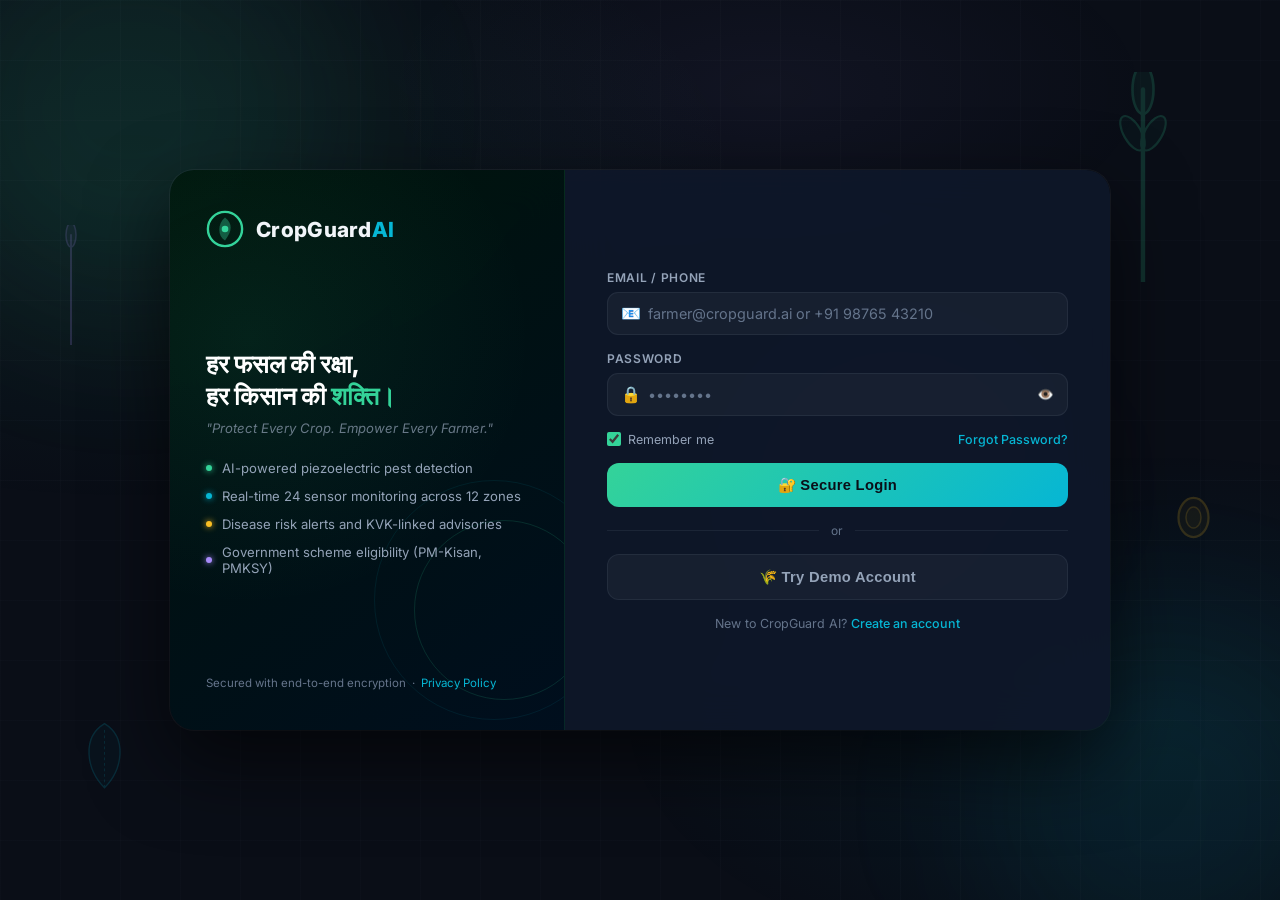
<file: login.html>
<!DOCTYPE html>
<html lang="en">
<head>
    <meta charset="UTF-8">
    <meta name="viewport" content="width=device-width, initial-scale=1.0">
    <title>CropGuard AI — Secure Access</title>
    <meta name="description" content="Login to CropGuard AI to access your smart farm dashboard, pest detection, and crop analytics.">
    <link rel="preconnect" href="https://fonts.googleapis.com">
    <link rel="preconnect" href="https://fonts.gstatic.com" crossorigin>
    <link href="https://fonts.googleapis.com/css2?family=Inter:wght@300;400;500;600;700;800;900&family=JetBrains+Mono:wght@400;500&display=swap" rel="stylesheet">
    <style>
        *, *::before, *::after { box-sizing: border-box; margin: 0; padding: 0; }

        :root {
            --bg-primary:   #0a0e17;
            --bg-card:      rgba(15, 23, 42, 0.92);
            --green:        #34d399;
            --cyan:         #06b6d4;
            --amber:        #fbbf24;
            --red:          #f87171;
            --purple:       #a78bfa;
            --text-primary: #f1f5f9;
            --text-muted:   #64748b;
            --text-sub:     #94a3b8;
            --border:       rgba(148,163,184,0.1);
            --transition:   0.25s cubic-bezier(0.4,0,0.2,1);
        }

        body {
            min-height: 100vh;
            background: var(--bg-primary);
            font-family: 'Inter', sans-serif;
            color: var(--text-primary);
            display: flex;
            align-items: center;
            justify-content: center;
            overflow: hidden;
            position: relative;
        }

        /* ── Background ─────────────────────────────────────── */
        .bg-layer {
            position: fixed; inset: 0; z-index: 0;
            background:
                radial-gradient(ellipse 80% 60% at 10% 20%, rgba(52,211,153,0.07) 0%, transparent 60%),
                radial-gradient(ellipse 70% 50% at 90% 80%, rgba(6,182,212,0.07) 0%, transparent 60%),
                radial-gradient(ellipse 60% 40% at 60% 10%, rgba(167,139,250,0.05) 0%, transparent 50%);
        }

        /* Animated grid */
        .bg-grid {
            position: fixed; inset: 0; z-index: 0;
            background-image:
                linear-gradient(rgba(148,163,184,0.025) 1px, transparent 1px),
                linear-gradient(90deg, rgba(148,163,184,0.025) 1px, transparent 1px);
            background-size: 60px 60px;
        }

        /* Floating orbs */
        .orb {
            position: fixed; border-radius: 50%;
            filter: blur(80px); pointer-events: none; z-index: 0;
        }
        .orb-1 { width:420px;height:420px; background:rgba(52,211,153,0.08); top:-100px; left:-80px; animation: orbFloat 12s ease-in-out infinite; }
        .orb-2 { width:350px;height:350px; background:rgba(6,182,212,0.07);  bottom:-80px; right:-60px; animation: orbFloat 16s ease-in-out infinite reverse; }
        .orb-3 { width:260px;height:260px; background:rgba(167,139,250,0.06); top:40%; left:60%; animation: orbFloat 10s ease-in-out infinite 3s; }

        @keyframes orbFloat {
            0%,100% { transform: translate(0,0) scale(1); }
            33%      { transform: translate(30px,-20px) scale(1.05); }
            66%      { transform: translate(-20px,30px) scale(0.97); }
        }

        /* Floating farming SVGs */
        .farm-float { position: fixed; opacity: 0.18; pointer-events: none; z-index: 0; }
        .farm-float.f1 { width:70px; top:8%; right:8%;  animation: farmSway 8s ease-in-out infinite; }
        .farm-float.f2 { width:55px; bottom:12%; left:6%; animation: farmSway 11s ease-in-out infinite 2s; }
        .farm-float.f3 { width:45px; top:55%; right:5%; animation: farmSway 9s ease-in-out infinite 1s; }
        .farm-float.f4 { width:40px; top:25%; left:4%; animation: farmSway 13s ease-in-out infinite 4s; }

        @keyframes farmSway {
            0%,100% { transform: translateY(0) rotate(0deg); }
            40%      { transform: translateY(-18px) rotate(4deg); }
            70%      { transform: translateY(8px) rotate(-3deg); }
        }

        /* ── Main layout ─────────────────────────────────────── */
        .page-wrap {
            position: relative; z-index: 1;
            display: flex; align-items: center; justify-content: center;
            min-height: 100vh; width: 100%; padding: 24px;
        }

        .split {
            display: flex; gap: 0;
            width: 100%; max-width: 940px;
            min-height: 560px;
            border-radius: 24px;
            overflow: hidden;
            box-shadow: 0 32px 80px rgba(0,0,0,0.6), 0 0 0 1px rgba(255,255,255,0.06);
        }

        /* ── Left panel (brand panel) ──────────────────────── */
        .brand-side {
            width: 42%;
            background: linear-gradient(145deg, rgba(0,20,10,0.95), rgba(0,15,30,0.95));
            backdrop-filter: blur(20px);
            border-right: 1px solid rgba(52,211,153,0.12);
            display: flex; flex-direction: column; justify-content: space-between;
            padding: 40px 36px;
            position: relative; overflow: hidden;
        }

        .brand-side::before {
            content: '';
            position: absolute; inset: 0;
            background: radial-gradient(ellipse 120% 80% at 20% 30%, rgba(52,211,153,0.08) 0%, transparent 60%);
        }

        .brand-logo {
            display: flex; align-items: center; gap: 12px; position: relative;
        }

        .brand-logo svg { width: 38px; height: 38px; flex-shrink: 0; }

        .brand-logo-text {
            font-size: 1.3rem; font-weight: 800; letter-spacing: 0.3px;
        }
        .brand-logo-text span { color: var(--cyan); }

        .brand-hero { position: relative; padding: 10px 0; }

        .brand-slogan-hi {
            font-size: 1.55rem; font-weight: 800; line-height: 1.3;
            color: #fff; margin-bottom: 8px;
        }
        .brand-slogan-hi .hi-accent { color: var(--green); }

        .brand-slogan-en {
            font-size: 0.82rem; color: rgba(148,163,184,0.7);
            font-style: italic; margin-bottom: 24px;
        }

        .brand-features { display: flex; flex-direction: column; gap: 12px; }
        .brand-feat {
            display: flex; align-items: center; gap: 10px;
            font-size: 0.82rem; color: var(--text-sub);
        }
        .brand-feat-dot {
            width: 6px; height: 6px; border-radius: 50%;
            background: var(--green); flex-shrink: 0;
            box-shadow: 0 0 6px var(--green);
        }

        .brand-bottom {
            position: relative;
            font-size: 0.72rem; color: var(--text-muted);
        }
        .brand-bottom a { color: var(--cyan); text-decoration: none; }

        /* Decorative pulse ring */
        .pulse-ring {
            position: absolute; bottom: 30px; right: -30px; width: 180px; height: 180px;
            border-radius: 50%; border: 1px solid rgba(52,211,153,0.15);
            animation: pulseExpand 4s ease-in-out infinite;
        }
        .pulse-ring-2 {
            position: absolute; bottom: 10px; right: -50px; width: 240px; height: 240px;
            border-radius: 50%; border: 1px solid rgba(6,182,212,0.09);
            animation: pulseExpand 4s ease-in-out infinite 1.5s;
        }
        @keyframes pulseExpand {
            0%,100% { transform: scale(1); opacity: 0.7; }
            50%      { transform: scale(1.08); opacity: 0.3; }
        }

        /* ── Auth card (right side) ──────────────────────────── */
        .auth-side {
            flex: 1;
            background: var(--bg-card);
            backdrop-filter: blur(24px);
            padding: 40px 42px;
            display: flex; flex-direction: column; justify-content: center;
            position: relative; overflow: hidden;
        }

        /* Panel switching */
        .auth-panel { display: none; animation: panelIn 0.3s ease both; }
        .auth-panel.active { display: block; }

        @keyframes panelIn {
            from { opacity: 0; transform: translateY(14px); }
            to   { opacity: 1; transform: translateY(0); }
        }

        /* Panel header */
        .auth-heading {
            margin-bottom: 26px;
        }
        .auth-heading h2 {
            font-size: 1.55rem; font-weight: 800;
            background: linear-gradient(135deg, #fff 30%, rgba(148,163,184,0.7) 100%);
           /* -webkit-background-clip: text; -webkit-text-fill-color: transparent;*/
            margin-bottom: 5px;
        }
        .auth-heading p {
            font-size: 0.82rem; color: var(--text-muted);
        }

        /* Form groups */
        .form-group { margin-bottom: 16px; }
        .form-group label {
            display: block; font-size: 0.75rem; font-weight: 600;
            color: var(--text-sub); text-transform: uppercase; letter-spacing: 0.06em;
            margin-bottom: 7px;
        }

        .input-wrap { position: relative; }
        .input-icon {
            position: absolute; left: 14px; top: 50%; transform: translateY(-50%);
            color: var(--text-muted); font-size: 1rem; pointer-events: none;
        }
        .input-eye {
            position: absolute; right: 14px; top: 50%; transform: translateY(-50%);
            color: var(--text-muted); cursor: pointer; font-size: 0.85rem;
            transition: color var(--transition);
        }
        .input-eye:hover { color: var(--cyan); }

        .auth-input {
            width: 100%;
            background: rgba(255,255,255,0.04);
            border: 1px solid var(--border);
            border-radius: 11px;
            padding: 12px 14px 12px 40px;
            color: var(--text-primary);
            font-size: 0.9rem; font-family: 'Inter', sans-serif;
            outline: none;
            transition: border-color var(--transition), box-shadow var(--transition), background var(--transition);
        }
        .auth-input::placeholder { color: var(--text-muted); }
        .auth-input:focus {
            border-color: rgba(52,211,153,0.5);
            background: rgba(52,211,153,0.04);
            box-shadow: 0 0 0 3px rgba(52,211,153,0.1);
        }
        .auth-input.error { border-color: rgba(248,113,113,0.5); box-shadow: 0 0 0 3px rgba(248,113,113,0.08); }
        .auth-input.success { border-color: rgba(52,211,153,0.5); }
        .field-error {
            font-size: 0.72rem; color: var(--red);
            margin-top: 5px; display: none;
        }
        .field-error.show { display: block; }

        /* Password strength bar */
        .strength-bar-wrap {
            margin-top: 8px; display: none;
        }
        .strength-bar-wrap.show { display: block; }
        .strength-track {
            height: 4px; background: rgba(255,255,255,0.06);
            border-radius: 2px; overflow: hidden; margin-bottom: 4px;
        }
        .strength-fill {
            height: 100%; border-radius: 2px;
            transition: width 0.4s ease, background 0.4s ease;
        }
        .strength-label { font-size: 0.68rem; color: var(--text-muted); }

        /* OTP grid */
        .otp-grid {
            display: flex; gap: 10px; justify-content: center; margin: 16px 0;
        }
        .otp-input {
            width: 48px; height: 52px; text-align: center;
            background: rgba(255,255,255,0.04);
            border: 1px solid var(--border); border-radius: 10px;
            color: #fff; font-size: 1.3rem; font-family: 'JetBrains Mono', monospace;
            font-weight: 600; outline: none;
            transition: border-color var(--transition), box-shadow var(--transition);
        }
        .otp-input:focus { border-color: var(--cyan); box-shadow: 0 0 0 3px rgba(6,182,212,0.15); }

        /* Options row */
        .auth-options {
            display: flex; align-items: center; justify-content: space-between;
            margin-bottom: 16px;
        }
        .auth-checkbox {
            display: flex; align-items: center; gap: 7px;
            font-size: 0.78rem; color: var(--text-sub); cursor: pointer;
        }
        .auth-checkbox input { accent-color: var(--green); width: 14px; height: 14px; }
        .auth-link {
            font-size: 0.78rem; color: var(--cyan); text-decoration: none;
            font-weight: 500; transition: color var(--transition);
        }
        .auth-link:hover { color: var(--green); }

        /* Buttons */
        .auth-btn {
            width: 100%;
            background: linear-gradient(135deg, var(--green), var(--cyan));
            border: none; border-radius: 12px;
            padding: 13px 20px;
            color: #0a0e17; font-size: 0.92rem; font-weight: 700;
            cursor: pointer; letter-spacing: 0.3px;
            transition: all var(--transition);
            display: flex; align-items: center; justify-content: center; gap: 8px;
            margin-bottom: 16px;
            position: relative; overflow: hidden;
        }
        .auth-btn::after {
            content: ''; position: absolute; inset: 0;
            background: rgba(255,255,255,0); transition: background 0.2s;
        }
        .auth-btn:hover { transform: translateY(-1px); box-shadow: 0 8px 24px rgba(52,211,153,0.3); }
        .auth-btn:hover::after { background: rgba(255,255,255,0.08); }
        .auth-btn:active { transform: translateY(0); }
        .auth-btn:disabled { opacity: 0.6; cursor: not-allowed; transform: none; }

        .auth-btn.ghost {
            background: rgba(255,255,255,0.04);
            border: 1px solid var(--border);
            color: var(--text-sub); font-weight: 600;
        }
        .auth-btn.ghost:hover { background: rgba(255,255,255,0.08); box-shadow: none; color: #fff; }

        /* Divider */
        .auth-divider {
            display: flex; align-items: center; gap: 12px;
            color: var(--text-muted); font-size: 0.75rem; margin: 4px 0 16px;
        }
        .auth-divider::before, .auth-divider::after {
            content: ''; flex: 1; height: 1px; background: var(--border);
        }

        /* Footer link */
        .auth-footer-text {
            text-align: center; font-size: 0.78rem; color: var(--text-muted);
        }

        /* Step indicator */
        .step-indicator {
            display: flex; gap: 6px; margin-bottom: 20px;
        }
        .step-dot {
            height: 3px; border-radius: 2px; transition: all 0.3s ease;
            background: rgba(255,255,255,0.1);
        }
        .step-dot.active { background: var(--green); }

        /* ── Toast ─────────────────────────────────────────── */
        .toast-container {
            position: fixed; bottom: 24px; right: 24px; z-index: 9999;
            display: flex; flex-direction: column; gap: 10px;
        }
        .toast {
            display: flex; align-items: center; gap: 12px;
            padding: 14px 18px; border-radius: 12px;
            background: rgba(15,23,42,0.97);
            border: 1px solid rgba(255,255,255,0.09);
            backdrop-filter: blur(14px);
            box-shadow: 0 10px 30px rgba(0,0,0,0.4);
            min-width: 280px; max-width: 360px;
            animation: toastIn 0.35s cubic-bezier(0.34,1.56,0.64,1) both;
        }
        .toast.closing { animation: toastOut 0.25s ease both; }
        .toast.success  { border-color: rgba(52,211,153,0.3); }
        .toast.error    { border-color: rgba(248,113,113,0.3); }
        .toast.info     { border-color: rgba(6,182,212,0.3); }
        .toast.warning  { border-color: rgba(251,191,36,0.3); }
        .toast-icon { font-size: 1.2rem; flex-shrink: 0; }
        .toast-title { font-size: 0.85rem; font-weight: 700; color: #fff; }
        .toast-msg   { font-size: 0.75rem; color: var(--text-sub); margin-top: 2px; }
        @keyframes toastIn  { from { opacity:0; transform:translateX(30px); } to { opacity:1; transform:translateX(0); } }
        @keyframes toastOut { to   { opacity:0; transform:translateX(30px); } }

        /* ── Responsive ─────────────────────────────────────── */
        @media (max-width: 680px) {
            .brand-side { display: none; }
            .split { max-width: 440px; border-radius: 20px; }
            .auth-side { padding: 32px 24px; }
        }

        /* Spinner */
        .spinner {
            width: 16px; height: 16px;
            border: 2px solid rgba(0,0,0,0.2);
            border-top-color: #0a0e17;
            border-radius: 50%;
            animation: spin 0.7s linear infinite;
            display: none;
        }
        @keyframes spin { to { transform: rotate(360deg); } }
    </style>
</head>
<body>

<!-- Background layers -->
<div class="bg-layer"></div>
<div class="bg-grid"></div>
<div class="orb orb-1"></div>
<div class="orb orb-2"></div>
<div class="orb orb-3"></div>

<!-- Floating farming elements -->
<svg class="farm-float f1" viewBox="0 0 40 120" fill="none">
    <line x1="20" y1="120" x2="20" y2="10" stroke="#34d399" stroke-width="2.5" stroke-linecap="round"/>
    <ellipse cx="20" cy="10" rx="6" ry="14" fill="rgba(52,211,153,0.3)" stroke="#34d399" stroke-width="1.5"/>
    <ellipse cx="14" cy="35" rx="5" ry="11" fill="rgba(52,211,153,0.2)" stroke="#34d399" stroke-width="1.2" transform="rotate(-30 14 35)"/>
    <ellipse cx="26" cy="35" rx="5" ry="11" fill="rgba(52,211,153,0.2)" stroke="#34d399" stroke-width="1.2" transform="rotate(30 26 35)"/>
</svg>
<svg class="farm-float f2" viewBox="0 0 60 80" fill="none">
    <path d="M30 75 C10 55 5 20 30 5 C55 20 50 55 30 75Z" fill="rgba(6,182,212,0.2)" stroke="#06b6d4" stroke-width="1.5"/>
    <line x1="30" y1="75" x2="30" y2="10" stroke="#06b6d4" stroke-width="1" stroke-dasharray="3 3"/>
</svg>
<svg class="farm-float f3" viewBox="0 0 30 30" fill="none">
    <ellipse cx="15" cy="15" rx="10" ry="13" fill="rgba(251,191,36,0.22)" stroke="#fbbf24" stroke-width="1.5"/>
    <ellipse cx="15" cy="15" rx="5" ry="7" fill="rgba(251,191,36,0.15)" stroke="#fbbf24" stroke-width="1"/>
</svg>
<svg class="farm-float f4" viewBox="0 0 40 120" fill="none">
    <line x1="20" y1="120" x2="20" y2="10" stroke="#a78bfa" stroke-width="2" stroke-linecap="round"/>
    <ellipse cx="20" cy="10" rx="5" ry="12" fill="rgba(167,139,250,0.25)" stroke="#a78bfa" stroke-width="1.5"/>
</svg>

<div class="page-wrap">
    <div class="split">

        <!-- ── LEFT BRAND PANEL ─────────────────────────────── -->
        <div class="brand-side">
            <div class="pulse-ring"></div>
            <div class="pulse-ring-2"></div>

            <!-- Logo -->
            <div class="brand-logo">
                <svg viewBox="0 0 40 40" fill="none">
                    <circle cx="20" cy="20" r="18" stroke="url(#lg)" stroke-width="2.5"/>
                    <path d="M20 8 C28 14 28 22 20 32 C12 28 12 14 20 8Z" fill="url(#lg)" opacity="0.35"/>
                    <circle cx="20" cy="20" r="3.5" fill="url(#lg)"/>
                    <defs>
                        <linearGradient id="lg" x1="0" y1="0" x2="40" y2="40">
                            <stop offset="0%" stop-color="#34d399"/>
                            <stop offset="100%" stop-color="#06b6d4"/>
                        </linearGradient>
                    </defs>
                </svg>
                <div class="brand-logo-text">CropGuard<span>AI</span></div>
            </div>

            <!-- Slogan -->
            <div class="brand-hero">
                <div class="brand-slogan-hi">
                    हर फसल की रक्षा,<br>हर किसान की <span class="hi-accent">शक्ति।</span>
                </div>
                <div class="brand-slogan-en">"Protect Every Crop. Empower Every Farmer."</div>
                <div class="brand-features">
                    <div class="brand-feat"><div class="brand-feat-dot"></div>AI-powered piezoelectric pest detection</div>
                    <div class="brand-feat"><div class="brand-feat-dot" style="background:var(--cyan);box-shadow:0 0 6px var(--cyan)"></div>Real-time 24 sensor monitoring across 12 zones</div>
                    <div class="brand-feat"><div class="brand-feat-dot" style="background:var(--amber);box-shadow:0 0 6px var(--amber)"></div>Disease risk alerts and KVK-linked advisories</div>
                    <div class="brand-feat"><div class="brand-feat-dot" style="background:var(--purple);box-shadow:0 0 6px var(--purple)"></div>Government scheme eligibility (PM-Kisan, PMKSY)</div>
                </div>
            </div>

            <div class="brand-bottom">
                Secured with end-to-end encryption &nbsp;·&nbsp; <a href="#">Privacy Policy</a>
            </div>
        </div>

        <!-- ── RIGHT AUTH PANEL ─────────────────────────────── -->
        <div class="auth-side">

            <!-- ════ LOGIN PANEL ════ -->
            <div id="panel-login" class="auth-panel active">
                <form id="form-login" novalidate onsubmit="handleLogin(event)">
                    <div class="form-group">
                        <label>Email / Phone</label>
                        <div class="input-wrap">
                            <span class="input-icon">📧</span>
                            <input id="login-email" type="text" class="auth-input" placeholder="farmer@cropguard.ai or +91 98765 43210" required>
                        </div>
                        <div class="field-error" id="login-email-err">Please enter a valid email or phone number.</div>
                    </div>
                    <div class="form-group">
                        <label>Password</label>
                        <div class="input-wrap">
                            <span class="input-icon">🔒</span>
                            <input id="login-pass" type="password" class="auth-input" placeholder="••••••••" required>
                            <span class="input-eye" onclick="togglePwd('login-pass',this)">👁️</span>
                        </div>
                        <div class="field-error" id="login-pass-err">Password must be at least 6 characters.</div>
                    </div>
                    <div class="auth-options">
                        <label class="auth-checkbox">
                            <input type="checkbox" checked>
                            <span>Remember me</span>
                        </label>
                        <a href="#" class="auth-link" onclick="switchPanel('forgot')">Forgot Password?</a>
                    </div>
                    <button type="submit" class="auth-btn" id="login-btn">
                        <span class="spinner" id="login-spinner"></span>
                        <span id="login-btn-text">🔐 Secure Login</span>
                    </button>
                </form>
                <div class="auth-divider">or</div>
                <button class="auth-btn ghost" onclick="demoLogin()">🌾 Try Demo Account</button>
                <div class="auth-footer-text">
                    New to CropGuard AI? <a href="#" class="auth-link" onclick="switchPanel('register')">Create an account</a>
                </div>
            </div>

            <!-- ════ REGISTER PANEL ════ -->
            <div id="panel-register" class="auth-panel">
                <div class="step-indicator">
                    <div class="step-dot active" id="step1" style="width:28px"></div>
                    <div class="step-dot" id="step2" style="width:16px"></div>
                    <div class="step-dot" id="step3" style="width:16px"></div>
                </div>
                <div class="auth-heading">
                    <h2>Create Account 🌱</h2>
                    <p>Join CropGuard AI — protect your crops with AI</p>
                </div>
                <form id="form-register" novalidate onsubmit="handleRegister(event)">
                    <div class="form-group">
                        <label>Full Name</label>
                        <div class="input-wrap">
                            <span class="input-icon">👤</span>
                            <input id="reg-name" type="text" class="auth-input" placeholder="Lalan Singh" required>
                        </div>
                        <div class="field-error" id="reg-name-err">Please enter your full name.</div>
                    </div>
                    <div class="form-group">
                        <label>Phone Number</label>
                        <div class="input-wrap">
                            <span class="input-icon">📱</span>
                            <input id="reg-phone" type="tel" class="auth-input" placeholder="+91 98765 43210" required>
                        </div>
                        <div class="field-error" id="reg-phone-err">Please enter a valid 10-digit phone number.</div>
                    </div>
                    <div class="form-group">
                        <label>Email Address</label>
                        <div class="input-wrap">
                            <span class="input-icon">📧</span>
                            <input id="reg-email" type="email" class="auth-input" placeholder="farmer@example.com" required>
                        </div>
                        <div class="field-error" id="reg-email-err">Please enter a valid email address.</div>
                    </div>
                    <div class="form-group">
                        <label>Create Password</label>
                        <div class="input-wrap">
                            <span class="input-icon">🔒</span>
                            <input id="reg-pass" type="password" class="auth-input" placeholder="Minimum 8 characters" required oninput="checkStrength(this.value)">
                            <span class="input-eye" onclick="togglePwd('reg-pass',this)">👁️</span>
                        </div>
                        <div class="strength-bar-wrap" id="strength-wrap">
                            <div class="strength-track">
                                <div class="strength-fill" id="strength-fill"></div>
                            </div>
                            <div class="strength-label" id="strength-label">Enter a password</div>
                        </div>
                        <div class="field-error" id="reg-pass-err">Password must be at least 8 characters.</div>
                    </div>
                    <div class="form-group">
                        <label>Confirm Password</label>
                        <div class="input-wrap">
                            <span class="input-icon">🔑</span>
                            <input id="reg-pass2" type="password" class="auth-input" placeholder="Repeat your password" required>
                            <span class="input-eye" onclick="togglePwd('reg-pass2',this)">👁️</span>
                        </div>
                        <div class="field-error" id="reg-pass2-err">Passwords do not match.</div>
                    </div>
                    <button type="submit" class="auth-btn" id="reg-btn">
                        <span class="spinner" id="reg-spinner"></span>
                        <span id="reg-btn-text">🌾 Create My Account</span>
                    </button>
                </form>
                <div class="auth-footer-text">
                    Already have an account? <a href="#" class="auth-link" onclick="switchPanel('login')">Sign in</a>
                </div>
            </div>

            <!-- ════ FORGOT PASSWORD PANEL ════ -->
            <div id="panel-forgot" class="auth-panel">
                <div class="auth-heading">
                    <h2>Reset Password 🔐</h2>
                    <p>Enter your registered email or phone number</p>
                </div>
                <form id="form-forgot" novalidate onsubmit="handleForgot(event)">
                    <div class="form-group">
                        <label>Registered Email / Phone</label>
                        <div class="input-wrap">
                            <span class="input-icon">📧</span>
                            <input id="forgot-email" type="text" class="auth-input" placeholder="farmer@cropguard.ai" required>
                        </div>
                        <div class="field-error" id="forgot-err">Please enter your registered email or phone.</div>
                    </div>
                    <button type="submit" class="auth-btn" id="forgot-btn">
                        <span class="spinner" id="forgot-spinner"></span>
                        <span id="forgot-btn-text">📩 Send Reset Link</span>
                    </button>
                </form>

                <!-- OTP section (appears after sending) -->
                <div id="otp-section" style="display:none;">
                    <div style="margin:16px 0 10px;font-size:0.82rem;color:var(--text-sub);text-align:center;">
                        Enter the 6-digit OTP sent to your email / phone
                    </div>
                    <div class="otp-grid" id="otp-grid">
                        <input class="otp-input" maxlength="1" inputmode="numeric" pattern="[0-9]">
                        <input class="otp-input" maxlength="1" inputmode="numeric" pattern="[0-9]">
                        <input class="otp-input" maxlength="1" inputmode="numeric" pattern="[0-9]">
                        <input class="otp-input" maxlength="1" inputmode="numeric" pattern="[0-9]">
                        <input class="otp-input" maxlength="1" inputmode="numeric" pattern="[0-9]">
                        <input class="otp-input" maxlength="1" inputmode="numeric" pattern="[0-9]">
                    </div>
                    <button class="auth-btn" onclick="verifyOTP()" id="otp-btn">✅ Verify OTP</button>
                    <div style="text-align:center;font-size:0.72rem;color:var(--text-muted);margin-top:6px;">
                        Didn't receive it? <a href="#" class="auth-link" id="resend-link" onclick="resendOTP()">Resend in <span id="resend-timer">30</span>s</a>
                    </div>
                </div>

                <div class="auth-footer-text" style="margin-top:16px;">
                    Remember your password? <a href="#" class="auth-link" onclick="switchPanel('login')">Back to Login</a>
                </div>
            </div>

            <!-- ════ SUCCESS PANEL ════ -->
            <div id="panel-success" class="auth-panel">
                <div style="text-align:center;padding:20px 0;">
                    <div style="font-size:3.5rem;margin-bottom:16px;animation:farmSway 2s ease-in-out infinite;">🌾</div>
                    <h2 style="font-size:1.4rem;font-weight:800;color:#fff;margin-bottom:8px;" id="success-title">Registration Successful!</h2>
                    <p style="font-size:0.82rem;color:var(--text-muted);margin-bottom:28px;" id="success-msg">Welcome to CropGuard AI. Redirecting to your dashboard...</p>
                    <div style="width:100%;height:3px;background:rgba(255,255,255,0.06);border-radius:3px;overflow:hidden;">
                        <div id="progress-bar" style="height:100%;width:0%;background:linear-gradient(90deg,#34d399,#06b6d4);border-radius:3px;transition:width 1.5s linear;"></div>
                    </div>
                </div>
            </div>

        </div><!-- /auth-side -->
    </div><!-- /split -->
</div>

<div class="toast-container" id="toast-container"></div>

<script>
// ── Panel Switching ──────────────────────────────────────────────────
function switchPanel(id) {
    document.querySelectorAll('.auth-panel').forEach(p => p.classList.remove('active'));
    document.getElementById('panel-' + id).classList.add('active');

    // Reset OTP section when revisiting forgot
    if (id !== 'forgot') {
        document.getElementById('otp-section').style.display = 'none';
        document.getElementById('form-forgot').style.display = 'block';
    }
}

// ── Toggle password visibility ────────────────────────────────────────
function togglePwd(inputId, eyeEl) {
    const input = document.getElementById(inputId);
    if (input.type === 'password') { input.type = 'text'; eyeEl.textContent = '🙈'; }
    else                           { input.type = 'password'; eyeEl.textContent = '👁️'; }
}

// ── Password strength ────────────────────────────────────────────────
function checkStrength(val) {
    const wrap = document.getElementById('strength-wrap');
    const fill = document.getElementById('strength-fill');
    const label = document.getElementById('strength-label');
    wrap.classList.toggle('show', val.length > 0);
    if (!val) return;

    let score = 0;
    if (val.length >= 8)              score++;
    if (/[A-Z]/.test(val))           score++;
    if (/[0-9]/.test(val))           score++;
    if (/[^a-zA-Z0-9]/.test(val))   score++;

    const levels = [
        { pct:'15%', color:'#f87171', text:'Weak' },
        { pct:'40%', color:'#fbbf24', text:'Fair' },
        { pct:'70%', color:'#06b6d4', text:'Good' },
        { pct:'100%',color:'#34d399', text:'Strong 💪' },
    ];
    const l = levels[Math.max(0, score - 1)];
    fill.style.width = l.pct;
    fill.style.background = l.color;
    label.textContent = l.text;
    label.style.color = l.color;
}

// ── Validation helpers ───────────────────────────────────────────────
function setErr(id, show) {
    const el = document.getElementById(id);
    el && el.classList.toggle('show', show);
    const input = el && el.previousElementSibling && el.previousElementSibling.querySelector('.auth-input');
    if (input) { input.classList.toggle('error', show); input.classList.toggle('success', !show && !!input.value); }
}

function isEmail(v)  { return /^[^\s@]+@[^\s@]+\.[^\s@]+$/.test(v); }
function isPhone(v)  { return /^[\+\d][\d\s\-]{8,14}$/.test(v.trim()); }

// ── LOGIN ────────────────────────────────────────────────────────────
async function handleLogin(e) {
    e.preventDefault();
    const email = document.getElementById('login-email').value.trim();
    const pass  = document.getElementById('login-pass').value;

    let valid = true;
    if (!isEmail(email) && !isPhone(email)) { setErr('login-email-err', true); valid = false; }
    else setErr('login-email-err', false);

    if (pass.length < 6) { setErr('login-pass-err', true); valid = false; }
    else setErr('login-pass-err', false);

    if (!valid) return;
    setLoading('login-btn','login-spinner','login-btn-text', true);

    try {
        const response = await fetch('http://127.0.0.1:5000/api/login', {
            method: 'POST',
            headers: { 'Content-Type': 'application/json' },
            body: JSON.stringify({ email: email, password: pass })
        });
        const result = await response.json();
        
        setLoading('login-btn','login-spinner','login-btn-text', false);
        if (result.status === 'success') {
            // Persist session
            localStorage.setItem('farmer_token', result.token || 'demo-token');
            localStorage.setItem('farmer_name', result.user?.name || email);
            
            showToast('success','Login Successful ✅','Redirecting to your farm dashboard...');
            showSuccess('Welcome Back!', 'Loading your CropGuard Dashboard...', 'index.html');
        } else {
            showToast('error', 'Login Failed', result.message || 'Invalid credentials.');
        }
    } catch (e) {
        console.warn("Backend error, demo fallback:", e);
        showToast('warning', 'Backend Offline', 'Switching to Demo Mode for UI testing.');
        setTimeout(() => {
            setLoading('login-btn','login-spinner','login-btn-text', false);
            localStorage.setItem('farmer_token', 'offline-demo-token');
            localStorage.setItem('farmer_name', email.split('@')[0]);
            showSuccess('Demo Mode Active!', 'Server is offline, but you can explore the UI.', 'index.html');
        }, 800);
    }
}

// ── DEMO LOGIN ────────────────────────────────────────────────────────
function demoLogin() {
    document.getElementById('login-email').value = 'farmer@cropguard.ai';
    document.getElementById('login-pass').value = 'demo1234';
    showToast('info','Demo Mode','Logging in with demo account...', 3000);
    setTimeout(() => {
        showSuccess('Demo Login!', 'Loading demo CropGuard Dashboard...', 'index.html');
    }, 900);
}

// ── REGISTER ────────────────────────────────────────────────────────
async function handleRegister(e) {
    e.preventDefault();
    const name  = document.getElementById('reg-name').value.trim();
    const phone = document.getElementById('reg-phone').value.trim();
    const email = document.getElementById('reg-email').value.trim();
    const pass  = document.getElementById('reg-pass').value;
    const pass2 = document.getElementById('reg-pass2').value;

    let valid = true;
    if (name.length < 2)           { setErr('reg-name-err',  true); valid = false; } else setErr('reg-name-err', false);
    if (!isPhone(phone))           { setErr('reg-phone-err', true); valid = false; } else setErr('reg-phone-err', false);
    if (!isEmail(email))           { setErr('reg-email-err', true); valid = false; } else setErr('reg-email-err', false);
    if (pass.length < 8)           { setErr('reg-pass-err',  true); valid = false; } else setErr('reg-pass-err', false);
    if (pass !== pass2)            { setErr('reg-pass2-err', true); valid = false; } else setErr('reg-pass2-err', false);

    if (!valid) return;
    setLoading('reg-btn','reg-spinner','reg-btn-text', true);

    try {
        const response = await fetch('http://127.0.0.1:5000/api/register', {
            method: 'POST',
            headers: { 'Content-Type': 'application/json' },
            body: JSON.stringify({ name, email, phone, password: pass })
        });
        const result = await response.json();
        setLoading('reg-btn','reg-spinner','reg-btn-text', false);
        if (result.status === 'success') {
            // Persist session
            localStorage.setItem('farmer_token', result.token || 'reg-token');
            localStorage.setItem('farmer_name', result.user?.name || name);
            
            showToast('success', 'Account Created 🌾', `Welcome to CropGuard AI, ${name.split(' ')[0]}!`);
            showSuccess('Registration Successful! 🎉', `Welcome ${name.split(' ')[0]}! Your account is ready.`, 'index.html');
        } else {
            showToast('error', 'Registration Error', result.message || 'Error occurred.');
        }
    } catch (e) {
        console.warn("Backend registration error, demo fallback:", e);
        showToast('warning', 'Backend Offline', 'Registration failed, but using Demo mode for UI testing.');
        setTimeout(() => {
            setLoading('reg-btn', 'reg-spinner', 'reg-btn-text', false);
            localStorage.setItem('farmer_token', 'reg-demo-token');
            localStorage.setItem('farmer_name', name.split(' ')[0]);
            showSuccess('Demo Account Created! 🎉', `Welcome ${name.split(' ')[0]}! You can now explore the UI.`, 'index.html');
        }, 800);
    }
}

// ── FORGOT PASSWORD ──────────────────────────────────────────────────
function handleForgot(e) {
    e.preventDefault();
    const email = document.getElementById('forgot-email').value.trim();
    if (!isEmail(email) && !isPhone(email)) { setErr('forgot-err', true); return; }
    setErr('forgot-err', false);
    setLoading('forgot-btn','forgot-spinner','forgot-btn-text', true);

    setTimeout(() => {
        setLoading('forgot-btn','forgot-spinner','forgot-btn-text', false);
        showToast('info','OTP Sent 📩', 'A 6-digit code was sent to your email / phone.');
        // Show OTP section
        document.getElementById('form-forgot').style.display = 'none';
        document.getElementById('otp-section').style.display = 'block';
        initOTP();
        startResendTimer();
    }, 1000);
}

// ── OTP Logic ────────────────────────────────────────────────────────
function initOTP() {
    const inputs = document.querySelectorAll('.otp-input');
    inputs.forEach((inp, idx) => {
        inp.value = '';
        inp.addEventListener('input', () => {
            if (inp.value && idx < inputs.length - 1) inputs[idx + 1].focus();
        });
        inp.addEventListener('keydown', (e) => {
            if (e.key === 'Backspace' && !inp.value && idx > 0) inputs[idx - 1].focus();
        });
    });
    inputs[0].focus();
}

function verifyOTP() {
    const inputs = document.querySelectorAll('.otp-input');
    const otp = Array.from(inputs).map(i => i.value).join('');
    if (otp.length < 6) { showToast('error','Incomplete OTP','Please enter all 6 digits.'); return; }

    const btn = document.getElementById('otp-btn');
    btn.textContent = 'Verifying...';
    btn.disabled = true;

    setTimeout(() => {
        showToast('success','OTP Verified ✅','Password reset link sent. Redirecting to login...');
        setTimeout(() => switchPanel('login'), 1800);
        btn.textContent = '✅ Verify OTP';
        btn.disabled = false;
    }, 1000);
}

function startResendTimer() {
    let t = 30;
    const timerEl = document.getElementById('resend-timer');
    const link    = document.getElementById('resend-link');
    link.style.pointerEvents = 'none';
    link.style.color = 'var(--text-muted)';
    const interval = setInterval(() => {
        t--;
        if (timerEl) timerEl.textContent = t;
        if (t <= 0) {
            clearInterval(interval);
            if (link) {
                link.innerHTML = 'Resend OTP';
                link.style.pointerEvents = '';
                link.style.color = 'var(--cyan)';
            }
        }
    }, 1000);
}

function resendOTP() {
    showToast('info','OTP Resent 📩','A new 6-digit code has been sent.');
    initOTP();
    startResendTimer();
}

// ── Success panel ────────────────────────────────────────────────────
function showSuccess(title, msg, redirect) {
    document.getElementById('success-title').textContent = title;
    document.getElementById('success-msg').textContent = msg;
    switchPanel('success');
    requestAnimationFrame(() => {
        setTimeout(() => {
            document.getElementById('progress-bar').style.width = '100%';
        }, 50);
    });
    setTimeout(() => window.location.href = redirect, 1700);
}

// ── Loading state ────────────────────────────────────────────────────
function setLoading(btnId, spinnerId, textId, loading) {
    const btn = document.getElementById(btnId);
    const sp  = document.getElementById(spinnerId);
    const tx  = document.getElementById(textId);
    if (!btn || !sp || !tx) return;

    if (!tx.dataset.orig) tx.dataset.orig = tx.textContent;

    btn.disabled = loading;
    sp.style.display = loading ? 'block' : 'none';
    tx.textContent   = loading ? 'Please wait...' : tx.dataset.orig;
}

// ── Toast ─────────────────────────────────────────────────────────────
function showToast(type, title, msg, duration = 4000) {
    const container = document.getElementById('toast-container');
    const icons = { success:'✅', error:'❌', info:'ℹ️', warning:'⚠️' };
    const toast = document.createElement('div');
    toast.className = `toast ${type}`;
    toast.innerHTML = `
        <div class="toast-icon">${icons[type] || 'ℹ️'}</div>
        <div><div class="toast-title">${title}</div><div class="toast-msg">${msg}</div></div>`;
    container.appendChild(toast);
    setTimeout(() => { toast.classList.add('closing'); setTimeout(() => toast.remove(), 300); }, duration);
}
</script>
</body>
</html>
</file>
<file: index.css>
/* ===== CSS DESIGN SYSTEM — CropGuard AI ===== */

:root {
    /* Colors */
    --bg-primary: #0a0e17;
    --bg-secondary: #111827;
    --bg-card: rgba(17, 24, 39, 0.7);
    --bg-card-hover: rgba(17, 24, 39, 0.9);
    --bg-elevated: rgba(30, 41, 59, 0.5);

    --text-primary: #f1f5f9;
    --text-secondary: #94a3b8;
    --text-muted: #64748b;

    --accent-green: #34d399;
    --accent-green-dim: rgba(52, 211, 153, 0.15);
    --accent-cyan: #06b6d4;
    --accent-cyan-dim: rgba(6, 182, 212, 0.15);
    --accent-amber: #fbbf24;
    --accent-amber-dim: rgba(251, 191, 36, 0.15);
    --accent-red: #f87171;
    --accent-red-dim: rgba(248, 113, 113, 0.15);
    --accent-purple: #a78bfa;
    --accent-purple-dim: rgba(167, 139, 250, 0.15);
    --accent-blue: #60a5fa;
    --accent-blue-dim: rgba(96, 165, 250, 0.15);

    --gradient-primary: linear-gradient(135deg, #34d399, #06b6d4);
    --gradient-warm: linear-gradient(135deg, #fbbf24, #f87171);
    --gradient-cool: linear-gradient(135deg, #60a5fa, #a78bfa);

    --border-color: rgba(148, 163, 184, 0.08);
    --border-hover: rgba(148, 163, 184, 0.15);

    --sidebar-width: 260px;
    --sidebar-collapsed: 72px;
    --top-bar-height: 70px;
    --border-radius: 14px;
    --border-radius-sm: 8px;
    --border-radius-lg: 20px;

    --shadow-sm: 0 2px 8px rgba(0, 0, 0, 0.15);
    --shadow-md: 0 4px 20px rgba(0, 0, 0, 0.25);
    --shadow-lg: 0 8px 40px rgba(0, 0, 0, 0.35);
    --shadow-glow-green: 0 0 30px rgba(52, 211, 153, 0.15);
    --shadow-glow-red: 0 0 30px rgba(248, 113, 113, 0.15);

    --transition-fast: 150ms cubic-bezier(0.4, 0, 0.2, 1);
    --transition-base: 250ms cubic-bezier(0.4, 0, 0.2, 1);
    --transition-slow: 400ms cubic-bezier(0.4, 0, 0.2, 1);
}

/* ===== RESET & BASE ===== */
*,
*::before,
*::after {
    margin: 0;
    padding: 0;
    box-sizing: border-box;
}

html {
    font-size: 16px;
    scroll-behavior: smooth;
}

body {
    font-family: 'Inter', -apple-system, BlinkMacSystemFont, sans-serif;
    background: var(--bg-primary);
    color: var(--text-primary);
    overflow-x: hidden;
    min-height: 100vh;
}

/* ===== AMBIENT BACKGROUND ===== */
.ambient-bg {
    position: fixed;
    inset: 0;
    pointer-events: none;
    z-index: 0;
    overflow: hidden;
}

.ambient-orb {
    position: absolute;
    border-radius: 50%;
    filter: blur(100px);
    opacity: 0.4;
    animation: floatOrb 20s ease-in-out infinite;
}

.orb-1 {
    width: 500px;
    height: 500px;
    background: radial-gradient(circle, rgba(52, 211, 153, 0.15), transparent 70%);
    top: -10%;
    right: -5%;
    animation-delay: 0s;
}

.orb-2 {
    width: 400px;
    height: 400px;
    background: radial-gradient(circle, rgba(6, 182, 212, 0.12), transparent 70%);
    bottom: -10%;
    left: -5%;
    animation-delay: -7s;
}

.orb-3 {
    width: 350px;
    height: 350px;
    background: radial-gradient(circle, rgba(167, 139, 250, 0.1), transparent 70%);
    top: 50%;
    left: 40%;
    animation-delay: -14s;
}

@keyframes floatOrb {

    0%,
    100% {
        transform: translate(0, 0) scale(1);
    }

    25% {
        transform: translate(30px, -40px) scale(1.05);
    }

    50% {
        transform: translate(-20px, 20px) scale(0.95);
    }

    75% {
        transform: translate(40px, 30px) scale(1.02);
    }
}

/* ===== SCROLLBAR ===== */
::-webkit-scrollbar {
    width: 6px;
    height: 6px;
}

::-webkit-scrollbar-track {
    background: transparent;
}

::-webkit-scrollbar-thumb {
    background: rgba(148, 163, 184, 0.2);
    border-radius: 3px;
}

::-webkit-scrollbar-thumb:hover {
    background: rgba(148, 163, 184, 0.35);
}

/* ===== SIDEBAR ===== */
.sidebar {
    position: fixed;
    left: 0;
    top: 0;
    bottom: 0;
    width: var(--sidebar-width);
    background: rgba(15, 23, 42, 0.95);
    backdrop-filter: blur(20px);
    border-right: 1px solid var(--border-color);
    display: flex;
    flex-direction: column;
    z-index: 100;
    transition: width var(--transition-base), transform var(--transition-base);
}

.sidebar-header {
    padding: 20px;
    border-bottom: 1px solid var(--border-color);
}

.logo {
    display: flex;
    align-items: center;
    gap: 12px;
}

.logo-icon svg {
    width: 40px;
    height: 40px;
}

.logo-text {
    display: flex;
    align-items: baseline;
    gap: 4px;
}

.logo-name {
    font-size: 1.25rem;
    font-weight: 700;
    color: var(--text-primary);
    letter-spacing: -0.02em;
}

.logo-tag {
    font-size: 0.75rem;
    font-weight: 700;
    background: var(--gradient-primary);
    -webkit-background-clip: text;
    -webkit-text-fill-color: transparent;
    background-clip: text;
}

.nav-links {
    list-style: none;
    padding: 16px 12px;
    flex: 1;
    display: flex;
    flex-direction: column;
    gap: 4px;
}

.nav-item {
    display: flex;
    align-items: center;
    gap: 12px;
    padding: 12px 16px;
    border-radius: var(--border-radius-sm);
    color: var(--text-secondary);
    cursor: pointer;
    transition: all var(--transition-fast);
    position: relative;
    font-size: 0.9rem;
    font-weight: 500;
}

.nav-item:hover {
    background: var(--bg-elevated);
    color: var(--text-primary);
}

.nav-item.active {
    background: var(--accent-green-dim);
    color: var(--accent-green);
}

.nav-item.active::before {
    content: '';
    position: absolute;
    left: 0;
    top: 50%;
    transform: translateY(-50%);
    width: 3px;
    height: 24px;
    background: var(--gradient-primary);
    border-radius: 0 4px 4px 0;
}

.nav-item svg {
    width: 20px;
    height: 20px;
    flex-shrink: 0;
}

.badge {
    margin-left: auto;
    background: var(--accent-red);
    color: white;
    font-size: 0.7rem;
    font-weight: 700;
    padding: 2px 7px;
    border-radius: 10px;
    min-width: 20px;
    text-align: center;
}

.sidebar-footer {
    padding: 16px 20px;
    border-top: 1px solid var(--border-color);
    display: flex;
    flex-direction: column;
    gap: 8px;
}

.system-status {
    display: flex;
    align-items: center;
    gap: 8px;
    font-size: 0.8rem;
    color: var(--text-secondary);
}

.status-dot {
    width: 8px;
    height: 8px;
    border-radius: 50%;
    background: var(--accent-green);
    box-shadow: 0 0 8px var(--accent-green);
    animation: pulse 2s ease-in-out infinite;
}

@keyframes pulse {

    0%,
    100% {
        opacity: 1;
    }

    50% {
        opacity: 0.5;
    }
}

.sensor-count {
    font-size: 0.75rem;
    color: var(--text-muted);
}

/* ===== MAIN CONTENT ===== */
.main-content {
    margin-left: var(--sidebar-width);
    min-height: 100vh;
    position: relative;
    z-index: 1;
    transition: margin-left var(--transition-base);
}

/* ===== TOP BAR ===== */
.top-bar {
    height: var(--top-bar-height);
    display: flex;
    align-items: center;
    justify-content: space-between;
    padding: 0 32px;
    border-bottom: 1px solid var(--border-color);
    background: rgba(10, 14, 23, 0.8);
    backdrop-filter: blur(20px);
    position: sticky;
    top: 0;
    z-index: 50;
}

.top-bar-left {
    display: flex;
    align-items: center;
    gap: 16px;
}

.menu-toggle {
    display: none;
    background: none;
    border: none;
    color: var(--text-secondary);
    cursor: pointer;
    padding: 8px;
    border-radius: var(--border-radius-sm);
    transition: all var(--transition-fast);
}

.menu-toggle:hover {
    background: var(--bg-elevated);
    color: var(--text-primary);
}

.menu-toggle svg {
    width: 22px;
    height: 22px;
}

.page-title h1 {
    font-size: 1.4rem;
    font-weight: 700;
    letter-spacing: -0.02em;
}

.page-subtitle {
    font-size: 0.8rem;
    color: var(--text-muted);
    margin-top: 2px;
}

.top-bar-right {
    display: flex;
    align-items: center;
    gap: 12px;
}

.search-bar {
    display: flex;
    align-items: center;
    gap: 8px;
    background: var(--bg-elevated);
    border: 1px solid var(--border-color);
    border-radius: var(--border-radius);
    padding: 8px 16px;
    transition: all var(--transition-fast);
}

.search-bar:focus-within {
    border-color: var(--accent-green);
    box-shadow: 0 0 0 3px var(--accent-green-dim);
}

.search-bar svg {
    width: 16px;
    height: 16px;
    color: var(--text-muted);
    flex-shrink: 0;
}

.search-bar input {
    background: none;
    border: none;
    outline: none;
    color: var(--text-primary);
    font-size: 0.85rem;
    font-family: inherit;
    width: 200px;
}

.search-bar input::placeholder {
    color: var(--text-muted);
}

.icon-btn {
    width: 40px;
    height: 40px;
    display: flex;
    align-items: center;
    justify-content: center;
    background: var(--bg-elevated);
    border: 1px solid var(--border-color);
    border-radius: var(--border-radius-sm);
    color: var(--text-secondary);
    cursor: pointer;
    transition: all var(--transition-fast);
    position: relative;
}

.icon-btn:hover {
    background: var(--bg-card-hover);
    color: var(--text-primary);
    border-color: var(--border-hover);
}

.icon-btn svg {
    width: 18px;
    height: 18px;
}

.notification-dot {
    position: absolute;
    top: 8px;
    right: 8px;
    width: 8px;
    height: 8px;
    background: var(--accent-red);
    border-radius: 50%;
    border: 2px solid var(--bg-secondary);
}

.user-avatar {
    width: 40px;
    height: 40px;
    border-radius: 50%;
    background: var(--gradient-primary);
    display: flex;
    align-items: center;
    justify-content: center;
    font-size: 0.8rem;
    font-weight: 700;
    color: var(--bg-primary);
    cursor: pointer;
    transition: transform var(--transition-fast);
}

.user-avatar:hover {
    transform: scale(1.05);
}

/* ===== PAGES ===== */
.page {
    display: none;
    padding: 28px 32px;
    animation: fadeIn 0.3s ease;
}

.page.active {
    display: block;
}

@keyframes fadeIn {
    from {
        opacity: 0;
        transform: translateY(8px);
    }

    to {
        opacity: 1;
        transform: translateY(0);
    }
}

/* ===== STATS GRID ===== */
.stats-grid {
    display: grid;
    grid-template-columns: repeat(4, 1fr);
    gap: 20px;
    margin-bottom: 24px;
}

.stat-card {
    background: var(--bg-card);
    backdrop-filter: blur(12px);
    border: 1px solid var(--border-color);
    border-radius: var(--border-radius);
    padding: 22px;
    display: flex;
    align-items: flex-start;
    gap: 16px;
    transition: all var(--transition-base);
    cursor: default;
}

.stat-card:hover {
    background: var(--bg-card-hover);
    border-color: var(--border-hover);
    transform: translateY(-2px);
    box-shadow: var(--shadow-md);
}

.stat-icon {
    width: 48px;
    height: 48px;
    border-radius: 12px;
    display: flex;
    align-items: center;
    justify-content: center;
    flex-shrink: 0;
}

.stat-icon svg {
    width: 22px;
    height: 22px;
}

.stat-icon.sensors {
    background: var(--accent-cyan-dim);
    color: var(--accent-cyan);
}

.stat-icon.detections {
    background: var(--accent-amber-dim);
    color: var(--accent-amber);
}

.stat-icon.threats {
    background: var(--accent-red-dim);
    color: var(--accent-red);
}

.stat-icon.health {
    background: var(--accent-green-dim);
    color: var(--accent-green);
}

.stat-info {
    display: flex;
    flex-direction: column;
    gap: 4px;
}

.stat-label {
    font-size: 0.8rem;
    color: var(--text-muted);
    font-weight: 500;
}

.stat-value {
    font-size: 1.8rem;
    font-weight: 800;
    letter-spacing: -0.03em;
    line-height: 1;
}

.stat-change {
    display: flex;
    align-items: center;
    gap: 4px;
    font-size: 0.75rem;
    font-weight: 500;
}

.stat-change svg {
    width: 14px;
    height: 14px;
}

.stat-change.positive {
    color: var(--accent-green);
}

.stat-change.negative {
    color: var(--accent-red);
}

.stat-change.warning {
    color: var(--accent-amber);
}

/* ===== CARDS ===== */
.card {
    background: var(--bg-card);
    backdrop-filter: blur(12px);
    border: 1px solid var(--border-color);
    border-radius: var(--border-radius);
    transition: all var(--transition-base);
    overflow: hidden;
}

.card:hover {
    border-color: var(--border-hover);
}

.card-header {
    display: flex;
    align-items: center;
    justify-content: space-between;
    padding: 18px 22px;
    border-bottom: 1px solid var(--border-color);
}

.card-header h2 {
    font-size: 1rem;
    font-weight: 600;
    letter-spacing: -0.01em;
}

.card-body {
    padding: 22px;
}

.card-actions {
    display: flex;
    align-items: center;
    gap: 8px;
}

.card-subtitle {
    font-size: 0.78rem;
    color: var(--text-muted);
}

/* ===== BUTTONS & CONTROLS ===== */
.text-btn {
    background: none;
    border: none;
    color: var(--accent-green);
    font-size: 0.8rem;
    font-weight: 600;
    cursor: pointer;
    font-family: inherit;
    transition: color var(--transition-fast);
}

.text-btn:hover {
    color: var(--accent-cyan);
}

.pill-btn {
    background: var(--bg-elevated);
    border: 1px solid var(--border-color);
    color: var(--text-secondary);
    font-size: 0.75rem;
    font-weight: 600;
    padding: 6px 14px;
    border-radius: 20px;
    cursor: pointer;
    font-family: inherit;
    transition: all var(--transition-fast);
}

.pill-btn:hover {
    background: var(--bg-card-hover);
    color: var(--text-primary);
}

.pill-btn.active {
    background: var(--accent-green-dim);
    color: var(--accent-green);
    border-color: rgba(52, 211, 153, 0.3);
}

.primary-btn {
    display: flex;
    align-items: center;
    gap: 8px;
    background: var(--gradient-primary);
    border: none;
    color: var(--bg-primary);
    font-size: 0.85rem;
    font-weight: 600;
    padding: 10px 20px;
    border-radius: var(--border-radius-sm);
    cursor: pointer;
    font-family: inherit;
    transition: all var(--transition-fast);
}

.primary-btn:hover {
    transform: translateY(-1px);
    box-shadow: var(--shadow-glow-green);
}

.primary-btn svg {
    width: 16px;
    height: 16px;
}

.mini-select {
    background: var(--bg-elevated);
    border: 1px solid var(--border-color);
    color: var(--text-secondary);
    font-size: 0.78rem;
    font-weight: 500;
    padding: 6px 12px;
    border-radius: var(--border-radius-sm);
    font-family: inherit;
    cursor: pointer;
    outline: none;
    transition: all var(--transition-fast);
    appearance: none;
    -webkit-appearance: none;
    background-image: url("data:image/svg+xml,%3Csvg width='10' height='6' viewBox='0 0 10 6' fill='none' xmlns='http://www.w3.org/2000/svg'%3E%3Cpath d='M1 1L5 5L9 1' stroke='%2394a3b8' stroke-width='1.5' stroke-linecap='round' stroke-linejoin='round'/%3E%3C/svg%3E");
    background-repeat: no-repeat;
    background-position: right 10px center;
    padding-right: 28px;
}

.mini-select:focus {
    border-color: var(--accent-green);
}

.mini-select option {
    background: var(--bg-secondary);
    color: var(--text-primary);
}

.filter-btn {
    background: var(--bg-elevated);
    border: 1px solid var(--border-color);
    color: var(--text-secondary);
    font-size: 0.8rem;
    font-weight: 500;
    padding: 8px 18px;
    border-radius: var(--border-radius-sm);
    cursor: pointer;
    font-family: inherit;
    transition: all var(--transition-fast);
}

.filter-btn:hover {
    background: var(--bg-card-hover);
    color: var(--text-primary);
}

.filter-btn.active {
    background: var(--accent-green-dim);
    color: var(--accent-green);
    border-color: rgba(52, 211, 153, 0.3);
}

/* ===== LIVE INDICATOR ===== */
.live-indicator {
    display: flex;
    align-items: center;
    gap: 6px;
    font-size: 0.7rem;
    font-weight: 700;
    color: var(--accent-red);
    text-transform: uppercase;
    letter-spacing: 0.05em;
}

.live-dot {
    width: 6px;
    height: 6px;
    border-radius: 50%;
    background: var(--accent-red);
    animation: pulse 1.5s ease-in-out infinite;
}

.model-version {
    font-size: 0.75rem;
    font-weight: 600;
    color: var(--accent-purple);
    background: var(--accent-purple-dim);
    padding: 3px 10px;
    border-radius: 10px;
}

/* ===== DASHBOARD GRID ===== */
.dashboard-grid {
    display: grid;
    grid-template-columns: 1.6fr 1fr;
    grid-template-rows: auto auto auto;
    gap: 20px;
}

.vibration-card {
    grid-column: 1;
    grid-row: 1;
    min-height: 400px;
}

.vibration-card canvas {
    width: 100%;
    height: 300px; /* Increased height */
    border-radius: 12px;
    background: rgba(0,0,0,0.2);
}

.gsm-status-card {
    grid-column: 2;
    grid-row: 1 / span 2; /* Vertical log alongside vibration and detections */
    display: flex;
    flex-direction: column;
}

.gsm-status-card .card-body {
    flex: 1;
    display: flex;
    flex-direction: column;
}

.detections-card {
    grid-column: 1;
    grid-row: 2;
}

.zone-health-card {
    grid-column: 1 / span 2;
    grid-row: 3;
}

.model-card {
    grid-column: 2;
    grid-row: 3; /* Move it down */
}

.agri-updates-card {
    grid-column: 1 / span 2;
    grid-row: 4;
}

.agri-updates-container {
    display: grid;
    grid-template-columns: 1fr 1fr;
    gap: 20px;
}

.weather-widget {
    background: var(--bg-elevated);
    border-radius: var(--border-radius-sm);
    padding: 18px;
    display: flex;
    align-items: center;
    gap: 20px;
    border: 1px solid var(--border-color);
}

.weather-icon {
    font-size: 3rem;
    line-height: 1;
}

.weather-info h3 {
    font-size: 1.2rem;
    color: var(--text-primary);
    margin-bottom: 4px;
}

.weather-info p {
    font-size: 0.85rem;
    color: var(--text-secondary);
}

.schemes-widget {
    background: var(--bg-elevated);
    border-radius: var(--border-radius-sm);
    padding: 16px;
    border: 1px solid var(--border-color);
    display: flex;
    flex-direction: column;
    gap: 10px;
}

.scheme-item {
    display: flex;
    align-items: flex-start;
    gap: 12px;
    padding-bottom: 10px;
    border-bottom: 1px solid var(--border-color);
}

.scheme-item:last-child {
    border-bottom: none;
    padding-bottom: 0;
}

.scheme-icon {
    width: 32px;
    height: 32px;
    background: var(--accent-purple-dim);
    color: var(--accent-purple);
    border-radius: 8px;
    display: flex;
    align-items: center;
    justify-content: center;
    flex-shrink: 0;
}

.scheme-details h4 {
    font-size: 0.9rem;
    margin-bottom: 2px;
}

.scheme-details p {
    font-size: 0.8rem;
    color: var(--text-muted);
}

/* ===== DETECTION LIST ===== */
.detection-list {
    display: flex;
    flex-direction: column;
    gap: 12px;
    max-height: 280px;
    overflow-y: auto;
}

.detection-item {
    display: flex;
    align-items: center;
    gap: 12px;
    padding: 12px;
    background: var(--bg-elevated);
    border-radius: var(--border-radius-sm);
    border: 1px solid transparent;
    transition: all var(--transition-fast);
    cursor: pointer;
}

.detection-item:hover {
    border-color: var(--border-hover);
    background: rgba(30, 41, 59, 0.7);
}

.detection-item-icon {
    width: 36px;
    height: 36px;
    border-radius: 8px;
    display: flex;
    align-items: center;
    justify-content: center;
    flex-shrink: 0;
    font-size: 1.1rem;
}

.detection-item-icon.critical {
    background: var(--accent-red-dim);
}

.detection-item-icon.warning {
    background: var(--accent-amber-dim);
}

.detection-item-icon.info {
    background: var(--accent-blue-dim);
}

.detection-item-info {
    flex: 1;
    min-width: 0;
}

.detection-item-name {
    font-size: 0.85rem;
    font-weight: 600;
    white-space: nowrap;
    overflow: hidden;
    text-overflow: ellipsis;
}

.detection-item-meta {
    font-size: 0.73rem;
    color: var(--text-muted);
    display: flex;
    align-items: center;
    gap: 8px;
    margin-top: 2px;
}

.detection-item-confidence {
    font-size: 0.75rem;
    font-weight: 700;
    font-family: 'JetBrains Mono', monospace;
    flex-shrink: 0;
}

.detection-item-confidence.high {
    color: var(--accent-red);
}

.detection-item-confidence.medium {
    color: var(--accent-amber);
}

.detection-item-confidence.low {
    color: var(--accent-green);
}

/* ===== ZONE HEALTH GRID ===== */
.zone-health-grid {
    display: grid;
    grid-template-columns: repeat(3, 1fr);
    gap: 14px;
}

.zone-health-item {
    padding: 16px;
    border-radius: var(--border-radius-sm);
    background: var(--bg-elevated);
    border: 1px solid transparent;
    transition: all var(--transition-fast);
    cursor: pointer;
    position: relative;
    overflow: hidden;
}

.zone-health-item:hover {
    border-color: var(--border-hover);
    transform: translateY(-2px);
}

.zone-health-item::before {
    content: '';
    position: absolute;
    top: 0;
    left: 0;
    right: 0;
    height: 3px;
}

.zone-health-item.healthy::before {
    background: var(--accent-green);
}

.zone-health-item.warning::before {
    background: var(--accent-amber);
}

.zone-health-item.critical::before {
    background: var(--accent-red);
}

.zone-health-name {
    font-size: 0.8rem;
    font-weight: 600;
    margin-bottom: 8px;
}

.zone-health-score {
    font-size: 1.5rem;
    font-weight: 800;
    letter-spacing: -0.03em;
}

.zone-health-item.healthy .zone-health-score {
    color: var(--accent-green);
}

.zone-health-item.warning .zone-health-score {
    color: var(--accent-amber);
}

.zone-health-item.critical .zone-health-score {
    color: var(--accent-red);
}

.zone-health-sensors {
    font-size: 0.7rem;
    color: var(--text-muted);
    margin-top: 4px;
}

/* ===== MODEL METRICS ===== */
.model-metrics {
    display: flex;
    align-items: center;
    gap: 28px;
}

.metric-ring {
    position: relative;
    flex-shrink: 0;
}

.metric-ring canvas {
    width: 120px;
    height: 120px;
}

.metric-ring-label {
    position: absolute;
    inset: 0;
    display: flex;
    flex-direction: column;
    align-items: center;
    justify-content: center;
}

.metric-ring-label .metric-value {
    font-size: 1.2rem;
    font-weight: 800;
    color: var(--accent-green);
}

.metric-ring-label .metric-name {
    font-size: 0.65rem;
    color: var(--text-muted);
    text-transform: uppercase;
    letter-spacing: 0.05em;
}

.metric-stats {
    flex: 1;
    display: flex;
    flex-direction: column;
    gap: 14px;
}

.metric-stat {
    display: flex;
    align-items: center;
    gap: 10px;
}

.metric-stat-label {
    font-size: 0.78rem;
    color: var(--text-secondary);
    width: 65px;
    flex-shrink: 0;
}

.metric-bar {
    flex: 1;
    height: 6px;
    background: var(--bg-elevated);
    border-radius: 3px;
    overflow: hidden;
}

.metric-bar-fill {
    height: 100%;
    background: var(--gradient-primary);
    border-radius: 3px;
    transition: width 1s ease;
}

.metric-bar.latency .metric-bar-fill {
    background: var(--accent-cyan);
}

.metric-stat-value {
    font-size: 0.78rem;
    font-weight: 700;
    font-family: 'JetBrains Mono', monospace;
    color: var(--text-primary);
    width: 50px;
    text-align: right;
}

/* ===== ZONES PAGE ===== */
.zone-map-container {
    display: grid;
    grid-template-columns: 1.5fr 1fr;
    gap: 20px;
    min-height: calc(100vh - var(--top-bar-height) - 80px);
}

.zone-map-card .card-body {
    padding: 0;
}

.farm-map {
    display: grid;
    grid-template-columns: repeat(4, 1fr);
    grid-template-rows: repeat(3, 1fr);
    gap: 4px;
    padding: 20px;
    min-height: 450px;
}

.farm-zone {
    border-radius: var(--border-radius-sm);
    padding: 16px;
    display: flex;
    flex-direction: column;
    justify-content: space-between;
    cursor: pointer;
    transition: all var(--transition-fast);
    position: relative;
    overflow: hidden;
    border: 2px solid transparent;
}

.farm-zone:hover {
    transform: scale(1.02);
    z-index: 2;
}

.farm-zone.selected {
    border-color: var(--accent-green);
    box-shadow: var(--shadow-glow-green);
}

.farm-zone.healthy {
    background: linear-gradient(135deg, rgba(52, 211, 153, 0.12), rgba(52, 211, 153, 0.04));
}

.farm-zone.warning {
    background: linear-gradient(135deg, rgba(251, 191, 36, 0.12), rgba(251, 191, 36, 0.04));
}

.farm-zone.critical {
    background: linear-gradient(135deg, rgba(248, 113, 113, 0.12), rgba(248, 113, 113, 0.04));
}

.farm-zone-name {
    font-size: 0.8rem;
    font-weight: 700;
}

.farm-zone-sensors {
    font-size: 0.65rem;
    color: var(--text-muted);
}

.farm-zone-status {
    display: flex;
    align-items: center;
    gap: 4px;
    margin-top: auto;
}

.farm-zone-status-dot {
    width: 6px;
    height: 6px;
    border-radius: 50%;
}

.farm-zone.healthy .farm-zone-status-dot {
    background: var(--accent-green);
}

.farm-zone.warning .farm-zone-status-dot {
    background: var(--accent-amber);
}

.farm-zone.critical .farm-zone-status-dot {
    background: var(--accent-red);
    animation: pulse 1.5s ease-in-out infinite;
}

.farm-zone-status-text {
    font-size: 0.65rem;
    font-weight: 600;
    text-transform: uppercase;
    letter-spacing: 0.04em;
}

.farm-zone.healthy .farm-zone-status-text {
    color: var(--accent-green);
}

.farm-zone.warning .farm-zone-status-text {
    color: var(--accent-amber);
}

.farm-zone.critical .farm-zone-status-text {
    color: var(--accent-red);
}

/* Vibration animation on zone */
.farm-zone .zone-vibration {
    position: absolute;
    bottom: 8px;
    right: 8px;
    display: flex;
    align-items: flex-end;
    gap: 2px;
    height: 20px;
}

.zone-vibration-bar {
    width: 3px;
    background: currentColor;
    border-radius: 1px;
    animation: vibrateBar 0.8s ease-in-out infinite;
}

.farm-zone.healthy .zone-vibration {
    color: var(--accent-green);
}

.farm-zone.warning .zone-vibration {
    color: var(--accent-amber);
}

.farm-zone.critical .zone-vibration {
    color: var(--accent-red);
}

@keyframes vibrateBar {

    0%,
    100% {
        height: 4px;
    }

    50% {
        height: 18px;
    }
}

.placeholder-text {
    color: var(--text-muted);
    font-size: 0.85rem;
    text-align: center;
    padding: 40px 20px;
    line-height: 1.6;
}

/* Zone detail panel populated content */
.zone-detail-stats {
    display: grid;
    grid-template-columns: 1fr 1fr;
    gap: 12px;
    margin-bottom: 20px;
}

.zone-detail-stat {
    padding: 14px;
    background: var(--bg-elevated);
    border-radius: var(--border-radius-sm);
    text-align: center;
}

.zone-detail-stat-value {
    font-size: 1.3rem;
    font-weight: 800;
    display: block;
}

.zone-detail-stat-label {
    font-size: 0.7rem;
    color: var(--text-muted);
    margin-top: 4px;
    display: block;
}

.zone-sensor-list {
    display: flex;
    flex-direction: column;
    gap: 8px;
}

.zone-sensor-item {
    display: flex;
    align-items: center;
    justify-content: space-between;
    padding: 10px 14px;
    background: var(--bg-elevated);
    border-radius: var(--border-radius-sm);
    font-size: 0.8rem;
}

.zone-sensor-id {
    font-family: 'JetBrains Mono', monospace;
    font-weight: 600;
    font-size: 0.75rem;
}

.zone-sensor-status {
    font-size: 0.7rem;
    font-weight: 600;
    padding: 2px 8px;
    border-radius: 4px;
}

.zone-sensor-status.online {
    background: var(--accent-green-dim);
    color: var(--accent-green);
}

.zone-sensor-status.offline {
    background: var(--accent-red-dim);
    color: var(--accent-red);
}

/* ===== DETECTION PAGE ===== */
.detection-page-grid {
    display: grid;
    grid-template-columns: 1fr;
    gap: 20px;
}

.classifier-visual {
    display: flex;
    flex-direction: column;
    gap: 16px;
}

.classifier-visual canvas {
    width: 100%;
    height: 200px;
    border-radius: 8px;
    background: rgba(0, 0, 0, 0.2);
}

.classifier-result {
    display: flex;
    align-items: center;
    gap: 16px;
    padding: 16px;
    background: var(--bg-elevated);
    border-radius: var(--border-radius-sm);
    border-left: 3px solid var(--accent-amber);
}

.result-icon {
    width: 44px;
    height: 44px;
    border-radius: 10px;
    display: flex;
    align-items: center;
    justify-content: center;
    flex-shrink: 0;
}

.result-icon.warning {
    background: var(--accent-amber-dim);
    color: var(--accent-amber);
}

.result-icon.critical {
    background: var(--accent-red-dim);
    color: var(--accent-red);
}

.result-icon svg {
    width: 22px;
    height: 22px;
}

.result-info {
    display: flex;
    flex-direction: column;
    gap: 2px;
}

.result-label {
    font-size: 0.7rem;
    color: var(--text-muted);
    text-transform: uppercase;
    letter-spacing: 0.05em;
}

.result-name {
    font-size: 1.1rem;
    font-weight: 700;
}

.result-confidence {
    font-size: 0.78rem;
    color: var(--accent-amber);
    font-weight: 600;
    font-family: 'JetBrains Mono', monospace;
}

/* Detection Table */
.detection-table-wrapper {
    overflow-x: auto;
}

.detection-table {
    width: 100%;
    border-collapse: collapse;
}

.detection-table th {
    text-align: left;
    padding: 12px 16px;
    font-size: 0.72rem;
    font-weight: 600;
    color: var(--text-muted);
    text-transform: uppercase;
    letter-spacing: 0.05em;
    border-bottom: 1px solid var(--border-color);
}

.detection-table td {
    padding: 14px 16px;
    font-size: 0.85rem;
    border-bottom: 1px solid var(--border-color);
}

.detection-table tbody tr {
    transition: background var(--transition-fast);
}

.detection-table tbody tr:hover {
    background: var(--bg-elevated);
}

.severity-badge {
    font-size: 0.7rem;
    font-weight: 700;
    padding: 3px 10px;
    border-radius: 10px;
    text-transform: uppercase;
}

.severity-badge.critical {
    background: var(--accent-red-dim);
    color: var(--accent-red);
}

.severity-badge.high {
    background: rgba(251, 146, 60, 0.15);
    color: #fb923c;
}

.severity-badge.medium {
    background: var(--accent-amber-dim);
    color: var(--accent-amber);
}

.severity-badge.low {
    background: var(--accent-green-dim);
    color: var(--accent-green);
}

.status-badge {
    font-size: 0.7rem;
    font-weight: 600;
    padding: 3px 10px;
    border-radius: 10px;
}

.status-badge.active {
    background: var(--accent-red-dim);
    color: var(--accent-red);
}

.status-badge.monitoring {
    background: var(--accent-amber-dim);
    color: var(--accent-amber);
}

.status-badge.resolved {
    background: var(--accent-green-dim);
    color: var(--accent-green);
}

.confidence-value {
    font-family: 'JetBrains Mono', monospace;
    font-weight: 600;
    font-size: 0.82rem;
}

/* Species chart */
.species-chart {
    display: flex;
    flex-direction: column;
    gap: 16px;
}

.species-chart canvas {
    width: 100%;
    height: 300px;
}

/* ===== ALERTS PAGE ===== */
.alerts-page-layout {
    display: flex;
    flex-direction: column;
    gap: 20px;
}

.alerts-header-actions {
    display: flex;
    align-items: center;
    justify-content: space-between;
}

.alert-filters {
    display: flex;
    gap: 8px;
}

.alerts-list {
    display: flex;
    flex-direction: column;
    gap: 12px;
}

.alert-item {
    display: flex;
    align-items: flex-start;
    gap: 16px;
    padding: 20px;
    background: var(--bg-card);
    backdrop-filter: blur(12px);
    border: 1px solid var(--border-color);
    border-radius: var(--border-radius);
    transition: all var(--transition-fast);
    cursor: pointer;
    position: relative;
    overflow: hidden;
}

.alert-item::before {
    content: '';
    position: absolute;
    left: 0;
    top: 0;
    bottom: 0;
    width: 4px;
}

.alert-item:hover {
    border-color: var(--border-hover);
    background: var(--bg-card-hover);
}

.alert-item.critical::before {
    background: var(--accent-red);
}

.alert-item.warning::before {
    background: var(--accent-amber);
}

.alert-item.info::before {
    background: var(--accent-blue);
}

.alert-item.unread {
    border-color: var(--border-hover);
}

.alert-icon {
    width: 42px;
    height: 42px;
    border-radius: 10px;
    display: flex;
    align-items: center;
    justify-content: center;
    flex-shrink: 0;
    font-size: 1.2rem;
}

.alert-item.critical .alert-icon {
    background: var(--accent-red-dim);
}

.alert-item.warning .alert-icon {
    background: var(--accent-amber-dim);
}

.alert-item.info .alert-icon {
    background: var(--accent-blue-dim);
}

.alert-content {
    flex: 1;
    min-width: 0;
}

.alert-title {
    font-size: 0.95rem;
    font-weight: 600;
    margin-bottom: 4px;
}

.alert-description {
    font-size: 0.82rem;
    color: var(--text-secondary);
    line-height: 1.5;
    margin-bottom: 8px;
}

.alert-meta {
    display: flex;
    align-items: center;
    gap: 16px;
    font-size: 0.73rem;
    color: var(--text-muted);
}

.alert-meta-item {
    display: flex;
    align-items: center;
    gap: 4px;
}

.alert-time {
    font-size: 0.78rem;
    color: var(--text-muted);
    flex-shrink: 0;
    text-align: right;
}

/* ===== ANALYTICS PAGE ===== */
.analytics-grid {
    display: grid;
    grid-template-columns: 1.5fr 1fr;
    gap: 20px;
}

.analytics-trend-card {
    grid-column: 1 / -1;
}

.analytics-trend-card canvas,
.analytics-distribution-card canvas {
    width: 100%;
}

.analytics-heatmap-card {
    grid-column: 1 / -1;
}

/* Heatmap */
.heatmap {
    display: flex;
    flex-direction: column;
    gap: 4px;
}

.heatmap-row {
    display: flex;
    align-items: center;
    gap: 4px;
}

.heatmap-label {
    width: 40px;
    font-size: 0.65rem;
    color: var(--text-muted);
    text-align: right;
    font-family: 'JetBrains Mono', monospace;
    flex-shrink: 0;
}

.heatmap-cells {
    display: flex;
    gap: 3px;
    flex: 1;
}

.heatmap-cell {
    flex: 1;
    aspect-ratio: 1;
    border-radius: 3px;
    transition: all var(--transition-fast);
    cursor: pointer;
    min-width: 0;
}

.heatmap-cell:hover {
    transform: scale(1.3);
    z-index: 2;
}

.heatmap-header {
    display: flex;
    align-items: center;
    gap: 4px;
    margin-bottom: 4px;
}

.heatmap-header-label {
    flex: 1;
    text-align: center;
    font-size: 0.6rem;
    color: var(--text-muted);
    font-family: 'JetBrains Mono', monospace;
}

.heatmap-header-spacer {
    width: 40px;
    flex-shrink: 0;
}

/* Severity Bars */
.severity-bars {
    display: flex;
    flex-direction: column;
    gap: 18px;
}

.severity-bar-item {
    display: flex;
    flex-direction: column;
    gap: 6px;
}

.severity-bar-header {
    display: flex;
    justify-content: space-between;
    align-items: center;
}

.severity-bar-label {
    font-size: 0.82rem;
    font-weight: 600;
}

.severity-bar-count {
    font-size: 0.78rem;
    font-family: 'JetBrains Mono', monospace;
    color: var(--text-secondary);
}

.severity-bar-track {
    height: 8px;
    background: var(--bg-elevated);
    border-radius: 4px;
    overflow: hidden;
}

.severity-bar-fill {
    height: 100%;
    border-radius: 4px;
    transition: width 1s ease;
}

.severity-bar-fill.critical {
    background: var(--accent-red);
}

.severity-bar-fill.high {
    background: #fb923c;
}

.severity-bar-fill.medium {
    background: var(--accent-amber);
}

.severity-bar-fill.low {
    background: var(--accent-green);
}

/* ===== NOTIFICATION PANEL ===== */
.notification-panel {
    position: fixed;
    top: 0;
    right: -380px;
    width: 380px;
    height: 100vh;
    background: rgba(15, 23, 42, 0.98);
    backdrop-filter: blur(20px);
    border-left: 1px solid var(--border-color);
    z-index: 200;
    transition: right var(--transition-base);
    display: flex;
    flex-direction: column;
}

.notification-panel.open {
    right: 0;
}

.notification-panel-header {
    display: flex;
    align-items: center;
    justify-content: space-between;
    padding: 20px;
    border-bottom: 1px solid var(--border-color);
}

.notification-panel-header h3 {
    font-size: 1rem;
    font-weight: 700;
}

.notification-list {
    flex: 1;
    overflow-y: auto;
    padding: 12px;
    display: flex;
    flex-direction: column;
    gap: 8px;
}

.notification-item {
    padding: 14px;
    background: var(--bg-elevated);
    border-radius: var(--border-radius-sm);
    border: 1px solid transparent;
    transition: all var(--transition-fast);
    cursor: pointer;
}

.notification-item:hover {
    border-color: var(--border-hover);
}

.notification-item-title {
    font-size: 0.85rem;
    font-weight: 600;
    margin-bottom: 4px;
}

.notification-item-text {
    font-size: 0.78rem;
    color: var(--text-secondary);
    line-height: 1.4;
}

.notification-item-time {
    font-size: 0.68rem;
    color: var(--text-muted);
    margin-top: 6px;
}

.notification-overlay {
    position: fixed;
    inset: 0;
    background: rgba(0, 0, 0, 0.4);
    z-index: 199;
    opacity: 0;
    pointer-events: none;
    transition: opacity var(--transition-base);
}

.notification-overlay.open {
    opacity: 1;
    pointer-events: all;
}

/* ===== PROFILE PANEL ===== */
.profile-panel {
    position: fixed;
    top: 0;
    right: -380px;
    width: 380px;
    height: 100vh;
    background: rgba(15, 23, 42, 0.98);
    backdrop-filter: blur(20px);
    border-left: 1px solid var(--border-color);
    z-index: 200;
    transition: right var(--transition-base);
    display: flex;
    flex-direction: column;
}

.profile-panel.open {
    right: 0;
}

.profile-panel-header {
    display: flex;
    align-items: center;
    justify-content: space-between;
    padding: 20px;
    border-bottom: 1px solid var(--border-color);
}

.profile-panel-header h3 {
    font-size: 1rem;
    font-weight: 700;
}

.profile-content {
    flex: 1;
    overflow-y: auto;
    padding: 24px;
    display: flex;
    flex-direction: column;
    align-items: center;
}

.profile-avatar-large {
    width: 80px;
    height: 80px;
    border-radius: 50%;
    background: linear-gradient(135deg, var(--accent-green), var(--accent-blue));
    color: var(--text-primary);
    display: flex;
    align-items: center;
    justify-content: center;
    font-size: 2rem;
    font-weight: 700;
    margin-bottom: 12px;
}

.profile-name {
    font-size: 1.2rem;
    font-weight: 700;
}

.profile-contact {
    font-size: 0.85rem;
    color: var(--text-muted);
    margin-bottom: 24px;
}

.profile-section {
    width: 100%;
    background: var(--bg-elevated);
    border: 1px solid var(--border-color);
    border-radius: var(--border-radius-sm);
    padding: 16px;
    margin-bottom: 16px;
}

.profile-section h4 {
    font-size: 0.85rem;
    color: var(--text-primary);
    margin-bottom: 12px;
    padding-bottom: 8px;
    border-bottom: 1px solid var(--border-color);
}

.profile-row {
    display: flex;
    justify-content: space-between;
    font-size: 0.8rem;
    margin-bottom: 8px;
    color: var(--text-primary);
}

.profile-row:last-child {
    margin-bottom: 0;
}

.profile-row span {
    color: var(--text-muted);
}

/* ===== TOAST ===== */
.toast-container {
    position: fixed;
    bottom: 24px;
    right: 24px;
    z-index: 300;
    display: flex;
    flex-direction: column-reverse;
    gap: 10px;
}

.toast {
    display: flex;
    align-items: center;
    gap: 12px;
    padding: 14px 20px;
    background: rgba(15, 23, 42, 0.95);
    backdrop-filter: blur(20px);
    border: 1px solid var(--border-color);
    border-radius: var(--border-radius);
    box-shadow: var(--shadow-lg);
    min-width: 320px;
    max-width: 420px;
    animation: toastIn 0.4s ease;
    transition: all var(--transition-base);
}

.toast.closing {
    animation: toastOut 0.3s ease forwards;
}

.toast-icon {
    width: 32px;
    height: 32px;
    border-radius: 8px;
    display: flex;
    align-items: center;
    justify-content: center;
    flex-shrink: 0;
    font-size: 1rem;
}

.toast.critical .toast-icon {
    background: var(--accent-red-dim);
}

.toast.warning .toast-icon {
    background: var(--accent-amber-dim);
}

.toast.info .toast-icon {
    background: var(--accent-blue-dim);
}

.toast.success .toast-icon {
    background: var(--accent-green-dim);
}

.toast-content {
    flex: 1;
}

.toast-title {
    font-size: 0.82rem;
    font-weight: 600;
}

.toast-message {
    font-size: 0.73rem;
    color: var(--text-secondary);
    margin-top: 2px;
}

.toast-close {
    background: none;
    border: none;
    color: var(--text-muted);
    cursor: pointer;
    padding: 4px;
    transition: color var(--transition-fast);
}

.toast-close:hover {
    color: var(--text-primary);
}

.toast-close svg {
    width: 14px;
    height: 14px;
}

.toast-progress {
    position: absolute;
    bottom: 0;
    left: 0;
    height: 3px;
    border-radius: 0 0 var(--border-radius) var(--border-radius);
    animation: toastProgress 5s linear forwards;
}

.toast.critical .toast-progress {
    background: var(--accent-red);
}

.toast.warning .toast-progress {
    background: var(--accent-amber);
}

.toast.info .toast-progress {
    background: var(--accent-blue);
}

@keyframes toastIn {
    from {
        transform: translateX(100px);
        opacity: 0;
    }

    to {
        transform: translateX(0);
        opacity: 1;
    }
}

@keyframes toastOut {
    from {
        transform: translateX(0);
        opacity: 1;
    }

    to {
        transform: translateX(100px);
        opacity: 0;
    }
}

@keyframes toastProgress {
    from {
        width: 100%;
    }

    to {
        width: 0%;
    }
}

/* ===== AUTHENTICATION ===== */
.auth-container {
    display: flex;
    align-items: center;
    justify-content: center;
    min-height: 100vh;
    padding: 20px;
    position: relative;
    z-index: 10;
}

.auth-card {
    width: 100%;
    max-width: 440px;
    background: var(--bg-card);
    backdrop-filter: blur(20px);
    -webkit-backdrop-filter: blur(20px);
    border: 1px solid var(--border-color);
    border-radius: var(--border-radius-lg);
    box-shadow: var(--shadow-xl);
    padding: 40px;
    position: relative;
    overflow: hidden;
    animation: fadeUp 0.5s ease;
}

.auth-header {
    text-align: center;
    margin-bottom: 30px;
}

.auth-header .logo-icon {
    width: 60px;
    height: 60px;
    margin: 0 auto 16px;
}

.auth-header h2 {
    font-size: 1.5rem;
    font-weight: 700;
    margin-bottom: 8px;
    color: var(--text-primary);
}

.auth-header p {
    color: var(--text-secondary);
    font-size: 0.9rem;
}

.auth-form-group {
    margin-bottom: 20px;
    text-align: left;
}

.auth-form-group label {
    display: block;
    font-size: 0.85rem;
    font-weight: 500;
    color: var(--text-secondary);
    margin-bottom: 8px;
}

.auth-input {
    width: 100%;
    background: rgba(15, 23, 42, 0.6);
    border: 1px solid var(--border-color);
    border-radius: var(--border-radius-sm);
    padding: 12px 16px;
    color: var(--text-primary);
    font-family: 'Inter', sans-serif;
    font-size: 0.95rem;
    transition: all var(--transition-fast);
}

.auth-input:focus {
    outline: none;
    border-color: var(--accent-cyan);
    box-shadow: 0 0 0 2px rgba(6, 182, 212, 0.2);
}

.auth-options {
    display: flex;
    justify-content: space-between;
    align-items: center;
    margin-bottom: 24px;
    font-size: 0.85rem;
}

.auth-checkbox {
    display: flex;
    align-items: center;
    gap: 8px;
    color: var(--text-secondary);
    cursor: pointer;
}

.auth-link {
    color: var(--accent-cyan);
    text-decoration: none;
    transition: color var(--transition-fast);
}

.auth-link:hover {
    color: var(--text-primary);
    text-shadow: 0 0 8px var(--accent-cyan);
}

.auth-btn {
    width: 100%;
    padding: 14px;
    border-radius: var(--border-radius-sm);
    font-size: 1rem;
    font-weight: 600;
    margin-bottom: 20px;
    justify-content: center;
    border: none;
    cursor: pointer;
}

.auth-footer {
    text-align: center;
    font-size: 0.9rem;
    color: var(--text-secondary);
}

.auth-panel {
    display: none;
    animation: fadeIn 0.3s ease;
}

.auth-panel.active {
    display: block;
}

@keyframes fadeUp {
    from { opacity: 0; transform: translateY(20px); }
    to { opacity: 1; transform: translateY(0); }
}

@keyframes fadeIn {
    from { opacity: 0; }
    to { opacity: 1; }
}

/* ===== RESPONSIVE ===== */
@media (max-width: 1200px) {
    .stats-grid {
        grid-template-columns: repeat(2, 1fr);
    }

    .dashboard-grid {
        grid-template-columns: 1fr;
    }

    .zone-map-container {
        grid-template-columns: 1fr;
    }

    .analytics-grid {
        grid-template-columns: 1fr;
    }
}

@media (max-width: 768px) {
    .sidebar {
        transform: translateX(-100%);
    }

    .sidebar.open {
        transform: translateX(0);
    }

    .main-content {
        margin-left: 0;
    }

    .menu-toggle {
        display: flex;
    }

    .page {
        padding: 20px 16px;
    }

    .stats-grid {
        grid-template-columns: 1fr;
    }

    .search-bar {
        display: none;
    }

    .top-bar {
        padding: 0 16px;
    }

    .farm-map {
        grid-template-columns: repeat(2, 1fr);
    }

    .zone-health-grid {
        grid-template-columns: repeat(2, 1fr);
    }

    .model-metrics {
        flex-direction: column;
        align-items: stretch;
    }

    .metric-ring {
        align-self: center;
    }

    .zone-detail-stats {
        grid-template-columns: 1fr;
    }
}

@media (max-width: 480px) {
    .top-bar-right {
        gap: 8px;
    }

    .farm-map {
        grid-template-columns: 1fr;
    }

    .zone-health-grid {
        grid-template-columns: 1fr;
    }
}

/* ===================================================================
   HOME PAGE — HERO SLOGAN BANNER
   =================================================================== */

.home-hero-slogan-card {
    position: relative;
    background: linear-gradient(135deg,
        rgba(6, 182, 212, 0.07) 0%,
        rgba(52, 211, 153, 0.09) 50%,
        rgba(167, 139, 250, 0.05) 100%);
    border: 1px solid rgba(52, 211, 153, 0.18);
    border-radius: var(--border-radius-lg);
    padding: 48px 48px 44px;
    margin-bottom: 20px;
    overflow: hidden;
    backdrop-filter: blur(15px);
    box-shadow: 0 0 60px rgba(52, 211, 153, 0.06), inset 0 1px 0 rgba(255,255,255,0.05);
    transition: border-color var(--transition-base);
}

.home-hero-slogan-card:hover {
    border-color: rgba(52, 211, 153, 0.3);
}

/* Glow orbs inside hero */
.hero-orb {
    position: absolute;
    border-radius: 50%;
    pointer-events: none;
    filter: blur(80px);
}

.hero-orb-left {
    width: 350px;
    height: 350px;
    background: radial-gradient(circle, rgba(52, 211, 153, 0.12), transparent 70%);
    left: -80px;
    top: -80px;
}

.hero-orb-right {
    width: 400px;
    height: 400px;
    background: radial-gradient(circle, rgba(6, 182, 212, 0.1), transparent 70%);
    right: -60px;
    bottom: -100px;
}

/* ---- Floating farming SVG elements ---- */
.farm-floating-elements {
    position: absolute;
    inset: 0;
    pointer-events: none;
    overflow: hidden;
}

.farm-svg-el {
    position: absolute;
    opacity: 0;
    animation: farmElFloat 6s ease-in-out infinite;
}

@keyframes farmElFloat {
    0%   { transform: translateY(0) rotate(0deg); opacity: 0.7; }
    50%  { transform: translateY(-14px) rotate(4deg); opacity: 0.9; }
    100% { transform: translateY(0) rotate(0deg); opacity: 0.7; }
}

.wheat-1 {
    width: 55px;
    height: 165px;
    right: 14%;
    top: -20px;
    animation-delay: 0s;
    animation-duration: 7s;
}

.wheat-2 {
    width: 45px;
    height: 135px;
    right: 10%;
    top: -10px;
    animation-delay: -2s;
    animation-duration: 8.5s;
}

.leaf-1 {
    width: 55px;
    height: 70px;
    right: 20%;
    bottom: 20px;
    animation-delay: -1s;
    animation-duration: 6.5s;
}

.leaf-2 {
    width: 42px;
    height: 56px;
    right: 7%;
    bottom: 30px;
    animation-delay: -3.5s;
    animation-duration: 9s;
}

.seed-1 {
    width: 28px;
    height: 28px;
    right: 25%;
    top: 35%;
    animation-delay: -1.5s;
    animation-duration: 5s;
}

.sensor-grid {
    width: 90px;
    height: 90px;
    right: 30%;
    top: 15px;
    opacity: 0;
    animation: farmElFloat 10s ease-in-out infinite;
    animation-delay: -4s;
}

/* ---- Hero Slogan Content ---- */
.hero-slogan-content {
    position: relative;
    z-index: 2;
    max-width: 700px;
}

.hero-tag-row {
    margin-bottom: 20px;
}

.hero-tag-chip {
    display: inline-flex;
    align-items: center;
    gap: 8px;
    background: rgba(52, 211, 153, 0.1);
    border: 1px solid rgba(52, 211, 153, 0.25);
    border-radius: 24px;
    padding: 6px 16px 6px 12px;
    font-size: 0.78rem;
    font-weight: 600;
    color: var(--accent-green);
    letter-spacing: 0.02em;
    text-transform: uppercase;
    animation: heroFadeUp 0.6s ease both;
}

.hero-slogan-main {
    display: flex;
    flex-direction: column;
    gap: 4px;
    font-size: clamp(2rem, 4vw, 3.2rem);
    font-weight: 900;
    line-height: 1.15;
    letter-spacing: -0.03em;
    color: #fff;
    margin-bottom: 10px;
    animation: heroFadeUp 0.7s 0.1s ease both;
}

.slogan-line-1 {
    color: var(--text-primary);
}

.slogan-line-2 {
    color: var(--text-primary);
}

.slogan-highlight {
    background: linear-gradient(135deg, #34d399, #06b6d4);
    -webkit-background-clip: text;
    -webkit-text-fill-color: transparent;
    background-clip: text;
    position: relative;
}

.hero-slogan-english {
    font-size: 1.1rem;
    font-style: italic;
    color: var(--accent-cyan);
    font-weight: 600;
    margin-bottom: 14px;
    opacity: 0.9;
    animation: heroFadeUp 0.7s 0.2s ease both;
}

.hero-slogan-sub {
    font-size: 0.95rem;
    color: var(--text-secondary);
    line-height: 1.65;
    max-width: 580px;
    margin-bottom: 28px;
    animation: heroFadeUp 0.7s 0.3s ease both;
}

/* CTA Buttons */
.hero-cta-row {
    display: flex;
    align-items: center;
    gap: 14px;
    flex-wrap: wrap;
    margin-bottom: 28px;
    animation: heroFadeUp 0.7s 0.4s ease both;
}

.hero-cta-primary {
    padding: 13px 26px !important;
    font-size: 0.95rem !important;
    border-radius: 10px !important;
    box-shadow: 0 4px 20px rgba(52, 211, 153, 0.25);
    gap: 10px !important;
}

.hero-cta-primary svg {
    width: 18px !important;
    height: 18px !important;
}

.hero-cta-secondary {
    padding: 12px 22px;
    font-size: 0.9rem;
    border-radius: 10px;
    display: flex;
    align-items: center;
    gap: 8px;
    color: var(--text-primary);
    border-color: rgba(255,255,255,0.15);
}

.hero-cta-secondary:hover {
    border-color: var(--accent-cyan);
    color: var(--accent-cyan);
}

/* Info pills */
.hero-info-pills {
    display: flex;
    align-items: center;
    gap: 10px;
    flex-wrap: wrap;
    animation: heroFadeUp 0.7s 0.5s ease both;
}

.hero-info-pill {
    display: inline-flex;
    align-items: center;
    gap: 7px;
    background: rgba(255, 255, 255, 0.04);
    border: 1px solid rgba(255, 255, 255, 0.08);
    border-radius: 20px;
    padding: 6px 14px;
    font-size: 0.8rem;
    color: var(--text-secondary);
    transition: all var(--transition-fast);
}

.hero-info-pill:hover {
    background: rgba(255, 255, 255, 0.07);
    border-color: rgba(255, 255, 255, 0.14);
    color: var(--text-primary);
}

.pill-emoji {
    font-size: 1rem;
    line-height: 1;
}

@keyframes heroFadeUp {
    from { opacity: 0; transform: translateY(16px); }
    to   { opacity: 1; transform: translateY(0); }
}


/* ===================================================================
   HOME PAGE — FARM STATS MARQUEE STRIP
   =================================================================== */

.farm-stats-strip {
    background: rgba(17, 24, 39, 0.6);
    border: 1px solid var(--border-color);
    border-radius: var(--border-radius-sm);
    padding: 0;
    overflow: hidden;
    height: 40px;
    display: flex;
    align-items: center;
    margin-bottom: 22px;
    position: relative;
}

.farm-stats-strip::before,
.farm-stats-strip::after {
    content: '';
    position: absolute;
    top: 0;
    bottom: 0;
    width: 60px;
    z-index: 2;
    pointer-events: none;
}

.farm-stats-strip::before {
    left: 0;
    background: linear-gradient(to right, var(--bg-secondary), transparent);
}

.farm-stats-strip::after {
    right: 0;
    background: linear-gradient(to left, var(--bg-secondary), transparent);
}

.strip-track {
    display: flex;
    align-items: center;
    gap: 0;
    white-space: nowrap;
    animation: stripScroll 40s linear infinite;
    padding: 0 20px;
}

@keyframes stripScroll {
    0%   { transform: translateX(0); }
    100% { transform: translateX(-50%); }
}

.strip-item {
    font-size: 0.78rem;
    color: var(--text-secondary);
    padding: 0 18px;
    display: inline-flex;
    align-items: center;
    gap: 5px;
}

.strip-item b {
    color: var(--text-primary);
    font-weight: 600;
}

.strip-sep {
    color: var(--text-muted);
    font-size: 1rem;
    opacity: 0.4;
}

.strip-icon {
    font-size: 0.9rem;
}


/* ===================================================================
   HOME PAGE — FEATURE CARDS GRID
   =================================================================== */

.home-feature-grid {
    display: grid;
    grid-template-columns: repeat(3, 1fr);
    gap: 18px;
}

.home-feature-card {
    position: relative;
    background: var(--bg-card);
    backdrop-filter: blur(12px);
    border: 1px solid var(--border-color);
    border-radius: var(--border-radius);
    padding: 22px 22px 20px;
    display: flex;
    flex-direction: column;
    gap: 14px;
    cursor: pointer;
    transition: all var(--transition-base);
    overflow: hidden;
    animation: heroFadeUp 0.6s ease both;
}

.home-feature-card::before {
    content: '';
    position: absolute;
    top: 0;
    left: 0;
    right: 0;
    height: 2px;
    border-radius: var(--border-radius) var(--border-radius) 0 0;
    opacity: 0;
    transition: opacity var(--transition-base);
}

.home-feature-card:hover {
    transform: translateY(-4px);
    box-shadow: var(--shadow-md);
}

.home-feature-card:hover::before {
    opacity: 1;
}

/* Per-color accents */
.feature-card-green { border-color: rgba(52, 211, 153, 0.12); }
.feature-card-green::before { background: linear-gradient(90deg, #34d399, #06b6d4); }
.feature-card-green:hover { border-color: rgba(52, 211, 153, 0.3); box-shadow: 0 8px 30px rgba(52, 211, 153, 0.1); }

.feature-card-cyan { border-color: rgba(6, 182, 212, 0.12); }
.feature-card-cyan::before { background: linear-gradient(90deg, #06b6d4, #60a5fa); }
.feature-card-cyan:hover { border-color: rgba(6, 182, 212, 0.3); box-shadow: 0 8px 30px rgba(6, 182, 212, 0.1); }

.feature-card-amber { border-color: rgba(251, 191, 36, 0.12); }
.feature-card-amber::before { background: linear-gradient(90deg, #fbbf24, #f87171); }
.feature-card-amber:hover { border-color: rgba(251, 191, 36, 0.3); box-shadow: 0 8px 30px rgba(251, 191, 36, 0.1); }

.feature-card-purple { border-color: rgba(167, 139, 250, 0.12); }
.feature-card-purple::before { background: linear-gradient(90deg, #a78bfa, #60a5fa); }
.feature-card-purple:hover { border-color: rgba(167, 139, 250, 0.3); box-shadow: 0 8px 30px rgba(167, 139, 250, 0.1); }

.feature-card-red { border-color: rgba(248, 113, 113, 0.12); }
.feature-card-red::before { background: linear-gradient(90deg, #f87171, #fbbf24); }
.feature-card-red:hover { border-color: rgba(248, 113, 113, 0.3); box-shadow: 0 8px 30px rgba(248, 113, 113, 0.1); }

.feature-card-blue { border-color: rgba(96, 165, 250, 0.12); }
.feature-card-blue::before { background: linear-gradient(90deg, #60a5fa, #a78bfa); }
.feature-card-blue:hover { border-color: rgba(96, 165, 250, 0.3); box-shadow: 0 8px 30px rgba(96, 165, 250, 0.1); }

/* Feature card icon */
.feat-card-icon {
    width: 56px;
    height: 56px;
    border-radius: 14px;
    background: rgba(255, 255, 255, 0.04);
    border: 1px solid rgba(255, 255, 255, 0.07);
    display: flex;
    align-items: center;
    justify-content: center;
    flex-shrink: 0;
    transition: transform var(--transition-fast);
}

.feat-card-icon svg {
    width: 34px;
    height: 34px;
}

.home-feature-card:hover .feat-card-icon {
    transform: scale(1.08) rotate(-3deg);
}

/* Feature card body */
.feat-card-body {
    flex: 1;
    display: flex;
    flex-direction: column;
    gap: 6px;
}

.feat-card-body h3 {
    font-size: 1rem;
    font-weight: 700;
    color: var(--text-primary);
    letter-spacing: -0.01em;
}

.feat-card-body p {
    font-size: 0.82rem;
    color: var(--text-secondary);
    line-height: 1.55;
}

.feat-card-link {
    font-size: 0.78rem;
    font-weight: 600;
    color: var(--text-muted);
    margin-top: 4px;
    transition: color var(--transition-fast);
}

.home-feature-card:hover .feat-card-link {
    color: var(--accent-green);
}

/* Feature card badge */
.feat-card-badge {
    display: inline-block;
    font-size: 0.7rem;
    font-weight: 700;
    padding: 3px 10px;
    border-radius: 10px;
    letter-spacing: 0.02em;
    width: fit-content;
}

/* Staggered entrance animations */
.home-feature-card:nth-child(1) { animation-delay: 0.05s; }
.home-feature-card:nth-child(2) { animation-delay: 0.12s; }
.home-feature-card:nth-child(3) { animation-delay: 0.19s; }
.home-feature-card:nth-child(4) { animation-delay: 0.26s; }
.home-feature-card:nth-child(5) { animation-delay: 0.33s; }
.home-feature-card:nth-child(6) { animation-delay: 0.40s; }


/* ===================================================================
   HOME PAGE — RESPONSIVE
   =================================================================== */

@media (max-width: 1100px) {
    .home-feature-grid {
        grid-template-columns: repeat(2, 1fr);
    }
    .home-hero-slogan-card {
        padding: 36px 32px;
    }
    .wheat-1, .wheat-2, .leaf-1, .leaf-2, .seed-1, .sensor-grid {
        opacity: 0;
        animation: none;
    }
}

@media (max-width: 700px) {
    .home-feature-grid {
        grid-template-columns: 1fr;
    }
    .home-hero-slogan-card {
        padding: 28px 20px;
    }
    .hero-slogan-main {
        font-size: 1.9rem;
    }
    .hero-cta-row {
        flex-direction: column;
        align-items: flex-start;
    }
}

/* ===================================================================
   ANALYTICS — INTERACTIVE CHART ENHANCEMENTS
   =================================================================== */

/* Heatmap clickable cells — highlight on hover */
.hm-click-cell {
    transition: transform 0.1s ease, box-shadow 0.1s ease;
}
.hm-click-cell:hover {
    transform: scale(1.35);
    box-shadow: 0 0 8px rgba(255, 255, 255, 0.25);
    z-index: 10;
    position: relative;
    border-radius: 2px;
}

/* Heatmap popover box */
.hm-pop {
    pointer-events: auto;
}

.hm-pop-cell {
    background: rgba(255, 255, 255, 0.03);
    border: 1px solid rgba(255, 255, 255, 0.07);
    border-radius: 8px;
    padding: 9px 11px;
}

.hm-pop-label {
    font-size: 0.63rem;
    color: var(--text-muted);
    text-transform: uppercase;
    letter-spacing: 0.06em;
    font-weight: 600;
}

.hm-pop-close {
    background: rgba(255, 255, 255, 0.06);
    border: 1px solid rgba(255, 255, 255, 0.1);
    color: var(--text-muted);
    border-radius: 6px;
    width: 24px;
    height: 24px;
    display: flex;
    align-items: center;
    justify-content: center;
    cursor: pointer;
    font-size: 0.75rem;
    transition: all var(--transition-fast);
    flex-shrink: 0;
}

.hm-pop-close:hover {
    background: rgba(248, 113, 113, 0.15);
    color: #f87171;
    border-color: #f87171;
}

/* Distribution chart canvas — pointer events area */
#distribution-canvas {
    cursor: default;
    display: block;
    width: 100%;
}

/* Detail panel that appears below the donut on click */
#dist-detail-panel {
    margin-top: 14px;
}
/* ===== FOOTER ===== */
.app-footer {
    margin-top: 60px;
    padding: 60px 32px 30px;
    background: rgba(15, 23, 42, 0.4);
    border-top: 1px solid var(--border-color);
    border-radius: var(--border-radius-lg) var(--border-radius-lg) 0 0;
    backdrop-filter: blur(20px);
}

.footer-grid {
    display: grid;
    grid-template-columns: 2.5fr 1fr 1fr 1.5fr;
    gap: 40px;
    margin-bottom: 50px;
}

.footer-brand .logo {
    margin-bottom: 16px;
}

.footer-mission {
    font-size: 0.88rem;
    color: var(--text-secondary);
    line-height: 1.6;
    margin-bottom: 24px;
    max-width: 320px;
}

.social-links {
    display: flex;
    gap: 12px;
}

.social-icon {
    width: 36px;
    height: 36px;
    display: flex;
    align-items: center;
    justify-content: center;
    background: var(--bg-elevated);
    border: 1px solid var(--border-color);
    border-radius: 10px;
    color: var(--text-secondary);
    transition: all var(--transition-fast);
}

.social-icon:hover {
    background: var(--accent-green-dim);
    color: var(--accent-green);
    border-color: var(--accent-green);
    transform: translateY(-3px);
}

.social-icon svg {
    width: 18px;
    height: 18px;
}

.footer-links h4, 
.footer-contact h4 {
    font-size: 0.95rem;
    font-weight: 700;
    color: var(--text-primary);
    margin-bottom: 24px;
    letter-spacing: 0.02em;
}

.footer-links ul {
    list-style: none;
    display: flex;
    flex-direction: column;
    gap: 12px;
}

.footer-links a {
    text-decoration: none;
    color: var(--text-secondary);
    font-size: 0.88rem;
    transition: color var(--transition-fast);
}

.footer-links a:hover {
    color: var(--accent-green);
}

.footer-contact {
    display: flex;
    flex-direction: column;
    gap: 20px;
}

.contact-item {
    display: flex;
    gap: 14px;
    align-items: flex-start;
}

.contact-item .icon {
    font-size: 1.1rem;
    background: var(--bg-elevated);
    width: 32px;
    height: 32px;
    display: flex;
    align-items: center;
    justify-content: center;
    border-radius: 8px;
}

.contact-item .label {
    font-size: 0.72rem;
    color: var(--text-muted);
    text-transform: uppercase;
    font-weight: 700;
}

.contact-item .value {
    font-size: 0.85rem;
    color: var(--text-primary);
    font-weight: 500;
}

.footer-bottom {
    padding-top: 30px;
    border-top: 1px solid var(--border-color);
    display: flex;
    justify-content: space-between;
    align-items: center;
    font-size: 0.8rem;
    color: var(--text-muted);
}

.footer-status {
    display: flex;
    align-items: center;
    gap: 8px;
    color: var(--accent-green);
    font-weight: 600;
    font-size: 0.75rem;
}

@media (max-width: 1024px) {
    .footer-grid {
        grid-template-columns: 1fr 1fr;
        gap: 30px;
    }
}

@media (max-width: 600px) {
    .footer-grid {
        grid-template-columns: 1fr;
    }
    .footer-bottom {
        flex-direction: column;
        gap: 16px;
        text-align: center;
    }
}
</file>
